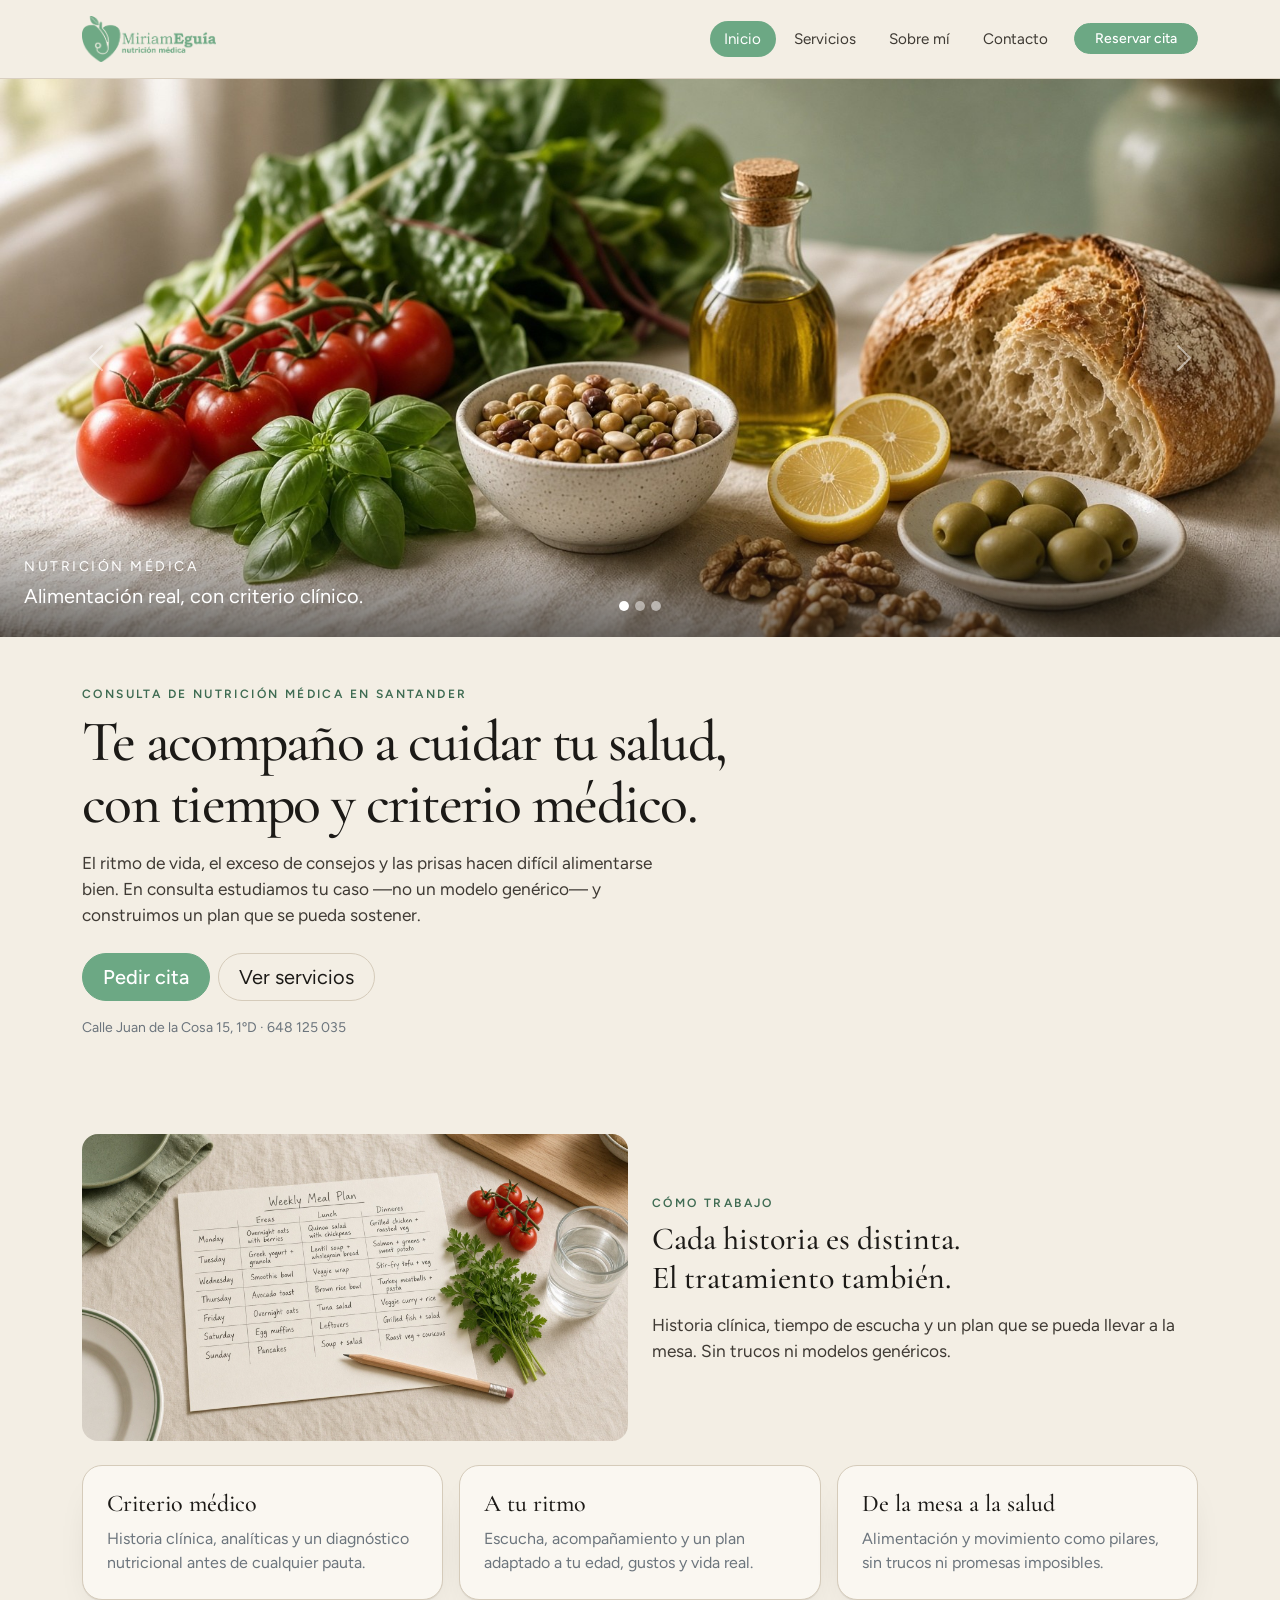
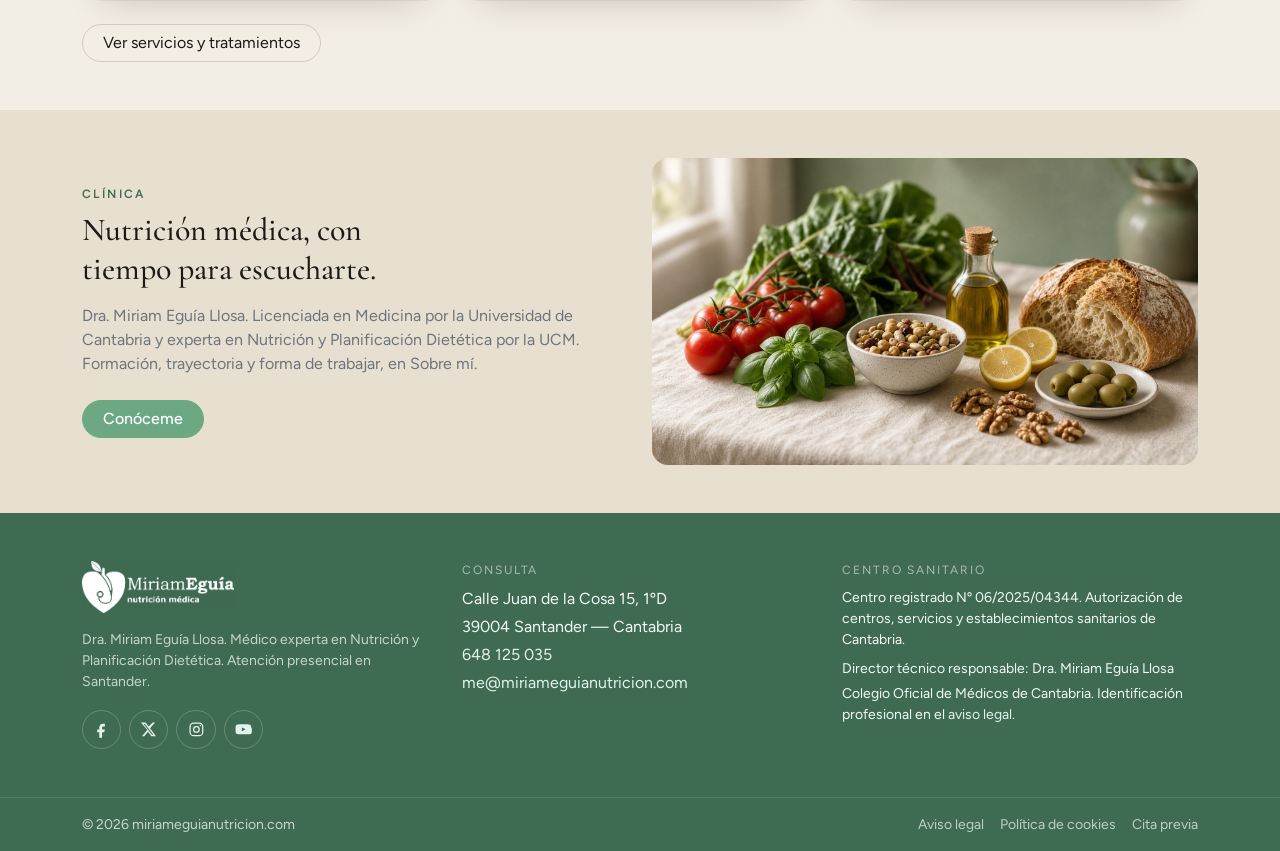
<file: index.html>
<!DOCTYPE html>
<html lang="es">
<head>
  <meta charset="utf-8">
  <meta name="viewport" content="width=device-width, initial-scale=1">
  <title>Nutricionista en Santander | Dra. Miriam Eguía — Nutrición Médica</title>
  <link rel="canonical" href="https://miriameguianutricion.com/">
  <meta name="description" content="Consulta de nutrición médica en Santander. Dra. Miriam Eguía Llosa, médico experta en nutrición y planificación dietética. Cita previa: 648 125 035.">
  <meta name="theme-color" content="#6CA884">
  <meta property="og:title" content="Nutricionista en Santander | Dra. Miriam Eguía — Nutrición Médica">
  <meta property="og:description" content="Consulta de nutrición médica en Santander. Dra. Miriam Eguía Llosa, médico experta en nutrición y planificación dietética. Cita previa: 648 125 035.">
  <meta property="og:image" content="og.jpg">
  <link rel="icon" type="image/svg+xml" href="favicon.svg">
  <link rel="preconnect" href="https://fonts.googleapis.com">
  <link rel="preconnect" href="https://fonts.gstatic.com" crossorigin>
  <link href="https://fonts.googleapis.com/css2?family=Cormorant+Garamond:ital,wght@0,500;0,600;1,500;1,600&family=Figtree:wght@400;500;600&display=swap" rel="stylesheet">
  <link rel="stylesheet" href="css/bootstrap.min.css">
  <link rel="stylesheet" href="css/estilos.css">

  <script type="application/ld+json">
  {
    "@context": "https://schema.org",
    "@type": "MedicalClinic",
    "name": "Miriam Eguía Nutrición",
    "alternateName": "Dra. Miriam Eguía Llosa — Nutrición Médica",
    "url": "https://miriameguianutricion.com/",
    "telephone": "+34648125035",
    "email": "me@miriameguianutricion.com",
    "image": "https://miriameguianutricion.com/og.jpg",
    "address": {
      "@type": "PostalAddress",
      "streetAddress": "Calle Juan de la Cosa 15, 1ºD",
      "addressLocality": "Santander",
      "postalCode": "39004",
      "addressRegion": "Cantabria",
      "addressCountry": "ES"
    },
    "geo": {
      "@type": "GeoCoordinates",
      "latitude": 43.4636372,
      "longitude": -3.7944967
    },
    "medicalSpecialty": "Nutrition",
    "founder": {
      "@type": "Physician",
      "name": "Dra. Miriam Eguía Llosa",
      "jobTitle": "Médico experta en Nutrición y Planificación Dietética"
    },
    "openingHoursSpecification": {
      "@type": "OpeningHoursSpecification",
      "dayOfWeek": ["Monday", "Tuesday", "Wednesday", "Thursday", "Friday"],
      "opens": "09:00",
      "closes": "20:00"
    },
    "priceRange": "€€"
  }
  </script>
</head>
<body>
<nav class="navbar navbar-expand-lg navbar-me sticky-top no-print" data-bs-theme="light">
  <div class="container">
    <a class="navbar-brand py-2" href="index.html">
      <img class="logo-header" src="imagenes/logo.png" alt="Miriam Eguía nutrición médica">
    </a>
    <button class="navbar-toggler" type="button" data-bs-toggle="collapse" data-bs-target="#menu" aria-controls="menu" aria-expanded="false" aria-label="Abrir menú">
      <span class="navbar-toggler-icon"></span>
    </button>
    <div class="collapse navbar-collapse" id="menu">
      <ul class="navbar-nav ms-auto align-items-lg-center gap-lg-1">
          <li class="nav-item"><a class="nav-link active" href="index.html" aria-current="page">Inicio</a></li>
          <li class="nav-item"><a class="nav-link" href="servicios.html">Servicios</a></li>
          <li class="nav-item"><a class="nav-link" href="sobre.html">Sobre mí</a></li>
          <li class="nav-item"><a class="nav-link" href="contacto.html">Contacto</a></li>
        <li class="nav-item ms-lg-2 mt-2 mt-lg-0">
          <a class="btn btn-verde btn-sm" href="contacto.html">Reservar cita</a>
        </li>
      </ul>
    </div>
  </div>
</nav>

<div id="portada" class="carousel slide carousel-me" data-bs-ride="carousel">
  <div class="carousel-indicators">
    <button type="button" data-bs-target="#portada" data-bs-slide-to="0" class="active" aria-current="true" aria-label="Alimentación"></button>
    <button type="button" data-bs-target="#portada" data-bs-slide-to="1" aria-label="Hábitos"></button>
    <button type="button" data-bs-target="#portada" data-bs-slide-to="2" aria-label="Plan"></button>
  </div>
  <div class="carousel-inner">
    <div class="carousel-item active">
      <img src="imagenes/slide-mesa.jpg" alt="Mesa con alimentos mediterráneos: tomate, verdura, aceite y pan">
      <div class="carousel-caption">
        <p class="mb-1 small text-uppercase" style="letter-spacing:.18em">Nutrición médica</p>
        <p class="mb-0 fs-5">Alimentación real, con criterio clínico.</p>
      </div>
    </div>
    <div class="carousel-item">
      <img src="imagenes/slide2.jpg" alt="Mesa con alimentación real para el día a día">
      <div class="carousel-caption">
        <p class="mb-1 small text-uppercase" style="letter-spacing:.18em">Hábitos sostenibles</p>
        <p class="mb-0 fs-5">Planes que caben en la mesa de casa.</p>
      </div>
    </div>
    <div class="carousel-item">
      <img src="imagenes/slide-plan.jpg" alt="Plan de comidas escrito a mano junto a hierbas y tomates">
      <div class="carousel-caption">
        <p class="mb-1 small text-uppercase" style="letter-spacing:.18em">Un plan a medida</p>
        <p class="mb-0 fs-5">Pautas que se pueden sostener, semana a semana.</p>
      </div>
    </div>
  </div>
  <button class="carousel-control-prev" type="button" data-bs-target="#portada" data-bs-slide="prev">
    <span class="carousel-control-prev-icon" aria-hidden="true"></span>
    <span class="visually-hidden">Anterior</span>
  </button>
  <button class="carousel-control-next" type="button" data-bs-target="#portada" data-bs-slide="next">
    <span class="carousel-control-next-icon" aria-hidden="true"></span>
    <span class="visually-hidden">Siguiente</span>
  </button>
</div>

<main>
  <section class="container py-5">
    <div class="row align-items-center g-4">
      <div class="col-lg-8 hero-copy">
        <p class="kicker mb-2">Consulta de nutrición médica en Santander</p>
        <h1>Te acompaño a cuidar tu salud, con tiempo y criterio médico.</h1>
        <p class="lead-me mt-3">El ritmo de vida, el exceso de consejos y las prisas hacen difícil alimentarse bien. En consulta estudiamos tu caso —no un modelo genérico— y construimos un plan que se pueda sostener.</p>
        <div class="d-flex flex-wrap gap-2 mt-4">
          <a class="btn btn-verde btn-lg" href="contacto.html">Pedir cita</a>
          <a class="btn btn-linea btn-lg" href="servicios.html">Ver servicios</a>
        </div>
        <p class="text-secondary small mt-3 mb-0">Calle Juan de la Cosa 15, 1ºD · 648 125 035</p>
      </div>
    </div>
  </section>

  <section class="container py-5">
    <div class="row align-items-center g-4 mb-4">
      <div class="col-lg-6">
        <img class="w-100 rounded-4" src="imagenes/slide-plan.jpg" alt="Plan de alimentación para el día a día">
      </div>
      <div class="col-lg-6">
        <p class="kicker mb-2">Cómo trabajo</p>
        <h2>Cada historia es distinta. El tratamiento también.</h2>
        <p class="lead-me mt-3">Historia clínica, tiempo de escucha y un plan que se pueda llevar a la mesa. Sin trucos ni modelos genéricos.</p>
      </div>
    </div>
    <div class="row g-3">
      <div class="col-md-4">
        <article class="card-me p-4 h-100">
          <h3 class="h4">Criterio médico</h3>
          <p class="mb-0 text-secondary">Historia clínica, analíticas y un diagnóstico nutricional antes de cualquier pauta.</p>
        </article>
      </div>
      <div class="col-md-4">
        <article class="card-me p-4 h-100">
          <h3 class="h4">A tu ritmo</h3>
          <p class="mb-0 text-secondary">Escucha, acompañamiento y un plan adaptado a tu edad, gustos y vida real.</p>
        </article>
      </div>
      <div class="col-md-4">
        <article class="card-me p-4 h-100">
          <h3 class="h4">De la mesa a la salud</h3>
          <p class="mb-0 text-secondary">Alimentación y movimiento como pilares, sin trucos ni promesas imposibles.</p>
        </article>
      </div>
    </div>
    <a class="btn btn-linea mt-4" href="servicios.html">Ver servicios y tratamientos</a>
  </section>

  <section class="banda-clara py-5">
    <div class="container">
      <div class="row align-items-center g-4">
        <div class="col-lg-6">
          <p class="kicker mb-2">Clínica</p>
          <h2 class="mb-3">Nutrición médica, con tiempo para escucharte.</h2>
          <p class="text-secondary">Dra. Miriam Eguía Llosa. Licenciada en Medicina por la Universidad de Cantabria y experta en Nutrición y Planificación Dietética por la UCM. Formación, trayectoria y forma de trabajar, en Sobre mí.</p>
          <a class="btn btn-verde mt-2" href="sobre.html">Conóceme</a>
        </div>
        <div class="col-lg-6">
          <img class="w-100 rounded-4" src="imagenes/slide-mesa.jpg" alt="Alimentos de temporada para un plan de nutrición">
        </div>
      </div>
    </div>
  </section>
</main>
<footer class="footer-me no-print mt-auto">
  <div class="container py-5">
    <div class="row g-4">
      <div class="col-md-4">
        <img class="logo-footer" src="imagenes/logo-blanco.png" alt="Miriam Eguía nutrición médica">
        <p class="mt-3 small opacity-75">Dra. Miriam Eguía Llosa. Médico experta en Nutrición y Planificación Dietética. Atención presencial en Santander.</p>
        <nav class="social-me" aria-label="Redes sociales">
          <a href="https://www.facebook.com/MiriamEguiaMedicoNutricion" target="_blank" rel="noreferrer" aria-label="Facebook">
            <svg viewBox="0 0 24 24" aria-hidden="true"><path fill="currentColor" d="M14 8h3V4h-3c-2.8 0-5 2.2-5 5v3H6v4h3v8h4v-8h3l1-4h-4V9c0-.6.4-1 1-1z"/></svg>
          </a>
          <a href="https://x.com/NutriMeguia" target="_blank" rel="noreferrer" aria-label="X">
            <svg viewBox="0 0 24 24" aria-hidden="true"><path fill="currentColor" d="M18.244 2.25h3.308l-7.227 8.26 8.502 11.24H16.17l-4.714-6.231-5.401 6.231H2.744l7.727-8.835L1.254 2.25H8.08l4.253 5.622L18.244 2.25zm-1.161 17.52h1.833L7.084 4.126H5.117z"/></svg>
          </a>
          <a href="https://www.instagram.com/nutrimeguia/" target="_blank" rel="noreferrer" aria-label="Instagram">
            <svg viewBox="0 0 24 24" fill="none" aria-hidden="true"><rect x="3" y="3" width="18" height="18" rx="5" stroke="currentColor" stroke-width="1.8"/><circle cx="12" cy="12" r="4" stroke="currentColor" stroke-width="1.8"/><circle cx="17.5" cy="6.5" r="1" fill="currentColor"/></svg>
          </a>
          <a href="https://www.youtube.com/playlist?list=PLx5R255huHhdkL0MwpBdoIVSKechXwwH7" target="_blank" rel="noreferrer" aria-label="YouTube">
            <svg viewBox="0 0 24 24" aria-hidden="true"><path fill="currentColor" d="M23 8s-.2-1.4-.8-2c-.8-.8-1.6-.8-2-.9C17.6 4.8 12 4.8 12 4.8s-5.6 0-8.2.3c-.4.1-1.2.1-2 .9C1.2 6.6 1 8 1 8S.8 9.6.8 11.2v1.5c0 1.7.2 3.3.2 3.3s.2 1.4.8 2c.8.8 1.8.8 2.3.9 1.7.2 8.9.2 8.9.2s5.6 0 8.2-.3c.4-.1 1.2-.1 2-.9.6-.6.8-2 .8-2s.2-1.6.2-3.3v-1.5C23.2 9.6 23 8 23 8zM9.8 14.6V9.2l5.6 2.7-5.6 2.7z"/></svg>
          </a>
        </nav>
      </div>
      <div class="col-md-4">
        <p class="tiny mb-2">Consulta</p>
        <p class="mb-1">Calle Juan de la Cosa 15, 1ºD</p>
        <p class="mb-1">39004 Santander — Cantabria</p>
        <p class="mb-1"><a href="tel:+34648125035">648 125 035</a></p>
        <p class="mb-0"><a href="mailto:me@miriameguianutricion.com">me@miriameguianutricion.com</a></p>
      </div>
      <div class="col-md-4">
        <p class="tiny mb-2">Centro sanitario</p>
        <p class="small mb-2">Centro registrado Nº 06/2025/04344. Autorización de centros, servicios y establecimientos sanitarios de Cantabria.</p>
        <p class="small mb-1">Director técnico responsable: Dra. Miriam Eguía Llosa</p>
        <p class="small mb-0">Colegio Oficial de Médicos de Cantabria. Identificación profesional en el <a href="aviso-legal.html">aviso legal</a>.</p>
      </div>
    </div>
  </div>
  <div class="border-top border-light border-opacity-10">
    <div class="container py-3 d-flex flex-column flex-sm-row gap-2 justify-content-between small opacity-75">
      <span>© 2026 miriameguianutricion.com</span>
      <div class="d-flex flex-wrap gap-3">
        <a href="aviso-legal.html">Aviso legal</a>
        <a href="politica-cookies.html">Política de cookies</a>
        <a href="contacto.html">Cita previa</a>
      </div>
    </div>
  </div>
</footer>
<script src="scripts/bootstrap.bundle.min.js"></script>
</body>
</html>
</file>
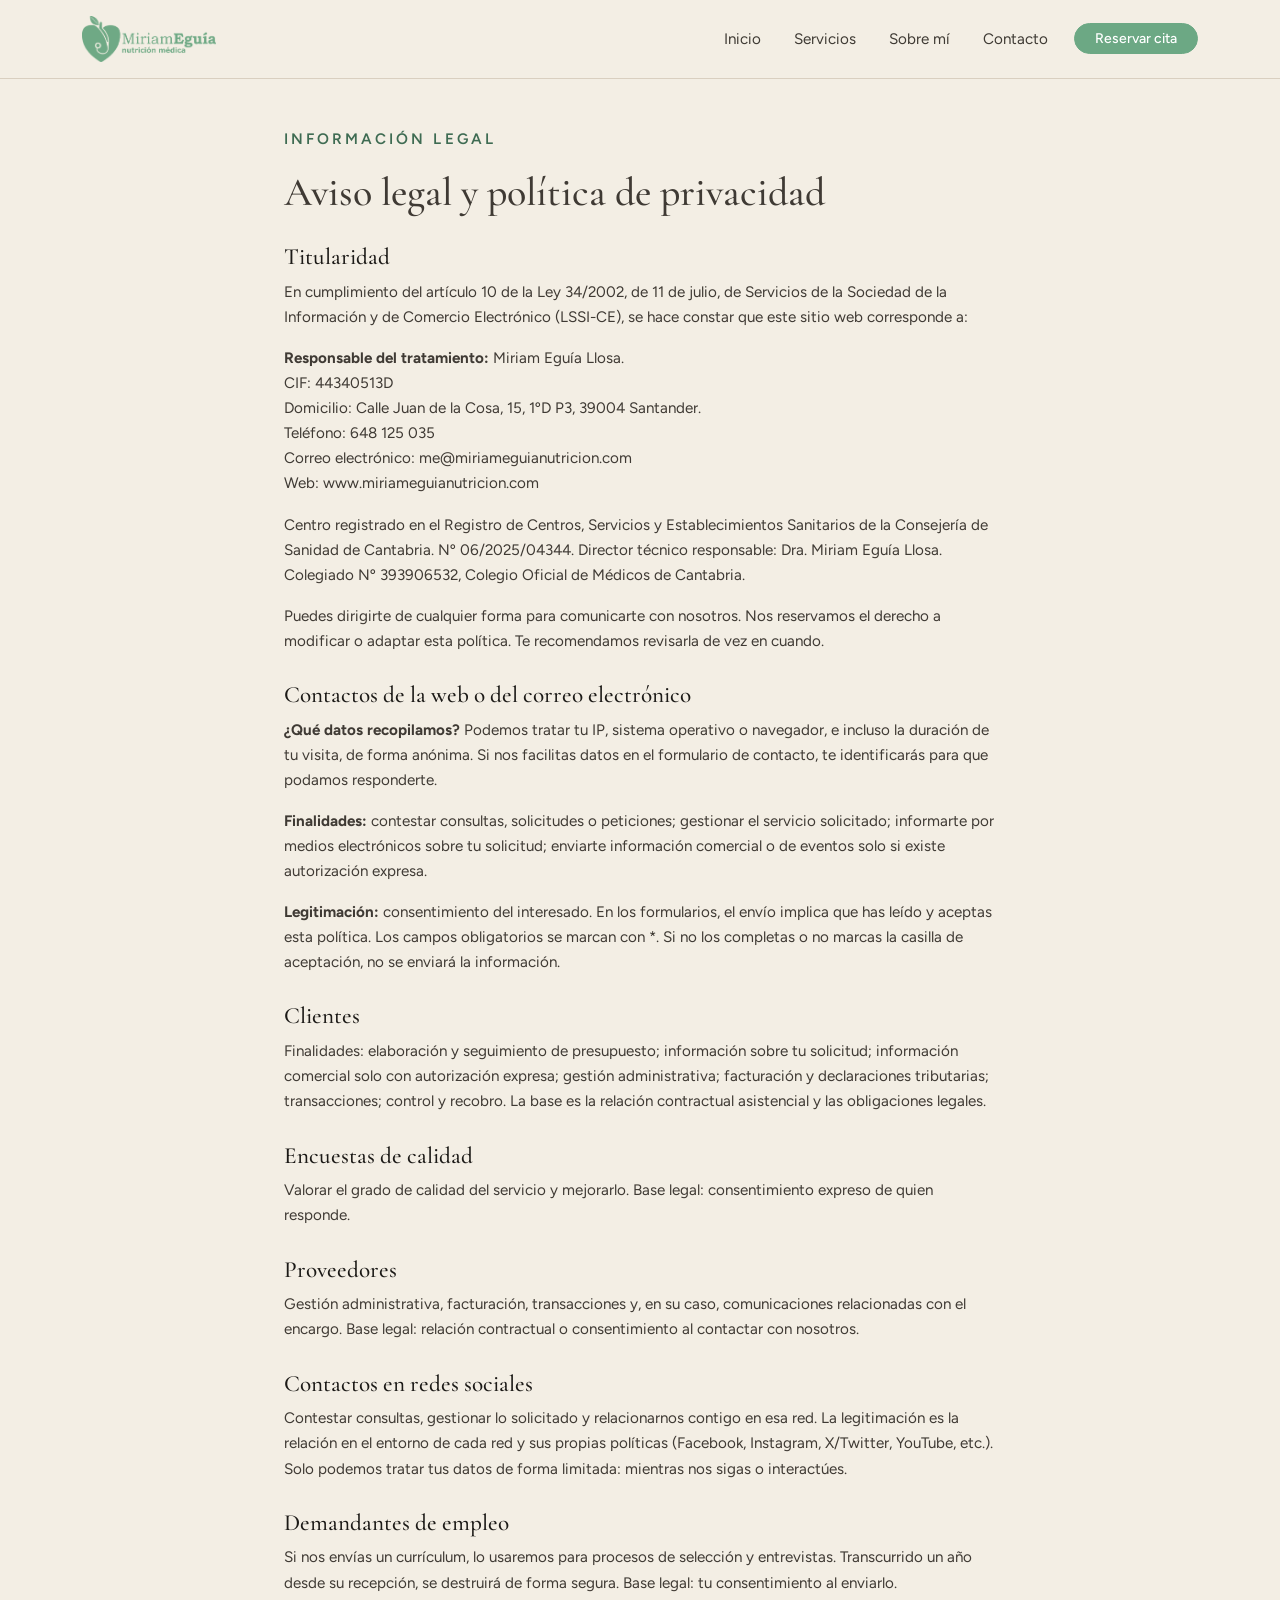
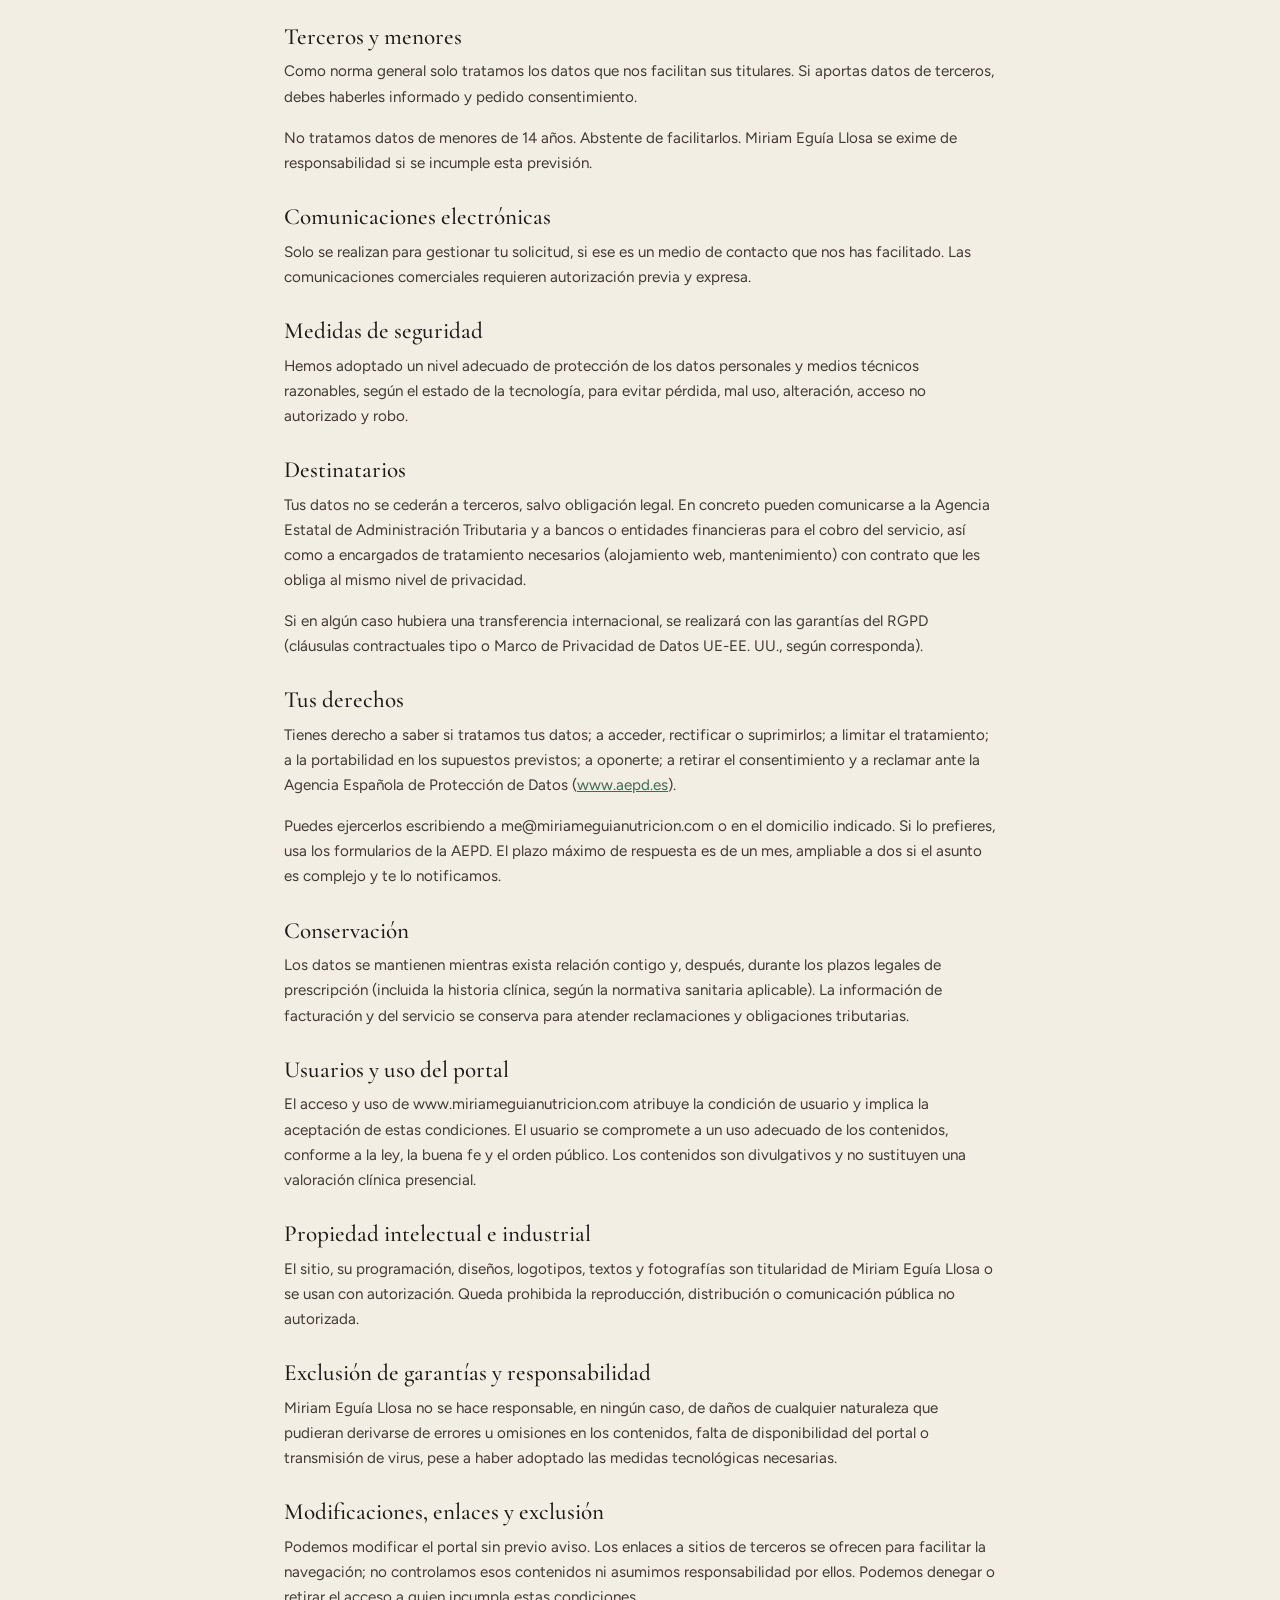
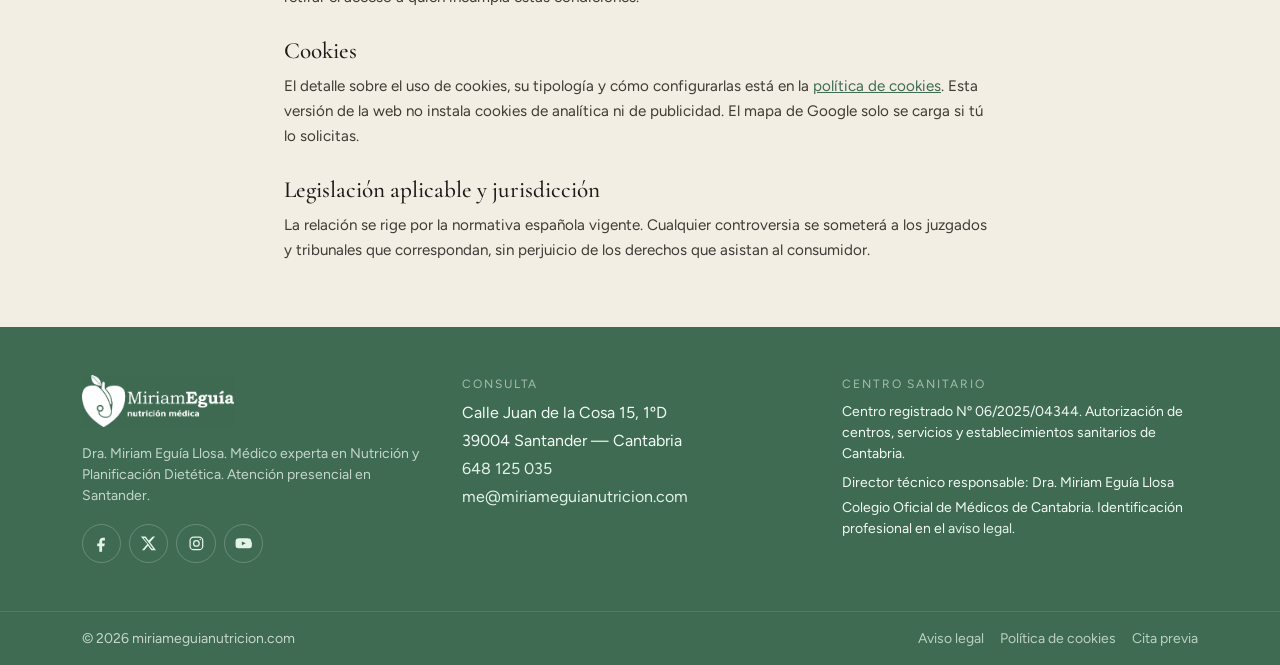
<file: aviso-legal.html>
<!DOCTYPE html>
<html lang="es">
<head>
  <meta charset="utf-8">
  <meta name="viewport" content="width=device-width, initial-scale=1">
  <title>Aviso Legal y Privacidad | Miriam Eguía Nutrición Santander</title>
  <link rel="canonical" href="https://miriameguianutricion.com/aviso-legal.html">
  <meta name="description" content="Aviso legal y política de privacidad de la consulta de nutrición médica de la Dra. Miriam Eguía Llosa en Santander. Centro sanitario autorizado.">
  <meta name="theme-color" content="#6CA884">
  <meta property="og:title" content="Aviso Legal y Privacidad | Miriam Eguía Nutrición Santander">
  <meta property="og:description" content="Aviso legal y política de privacidad de la consulta de nutrición médica de la Dra. Miriam Eguía Llosa en Santander. Centro sanitario autorizado.">
  <meta property="og:image" content="og.jpg">
  <link rel="icon" type="image/svg+xml" href="favicon.svg">
  <link rel="preconnect" href="https://fonts.googleapis.com">
  <link rel="preconnect" href="https://fonts.gstatic.com" crossorigin>
  <link href="https://fonts.googleapis.com/css2?family=Cormorant+Garamond:ital,wght@0,500;0,600;1,500;1,600&family=Figtree:wght@400;500;600&display=swap" rel="stylesheet">
  <link rel="stylesheet" href="css/bootstrap.min.css">
  <link rel="stylesheet" href="css/estilos.css">
</head>
<body>
<nav class="navbar navbar-expand-lg navbar-me sticky-top no-print" data-bs-theme="light">
  <div class="container">
    <a class="navbar-brand py-2" href="index.html">
      <img class="logo-header" src="imagenes/logo.png" alt="Miriam Eguía nutrición médica">
    </a>
    <button class="navbar-toggler" type="button" data-bs-toggle="collapse" data-bs-target="#menu" aria-controls="menu" aria-expanded="false" aria-label="Abrir menú">
      <span class="navbar-toggler-icon"></span>
    </button>
    <div class="collapse navbar-collapse" id="menu">
      <ul class="navbar-nav ms-auto align-items-lg-center gap-lg-1">
          <li class="nav-item"><a class="nav-link" href="index.html">Inicio</a></li>
          <li class="nav-item"><a class="nav-link" href="servicios.html">Servicios</a></li>
          <li class="nav-item"><a class="nav-link" href="sobre.html">Sobre mí</a></li>
          <li class="nav-item"><a class="nav-link" href="contacto.html">Contacto</a></li>
        <li class="nav-item ms-lg-2 mt-2 mt-lg-0">
          <a class="btn btn-verde btn-sm" href="contacto.html">Reservar cita</a>
        </li>
      </ul>
    </div>
  </div>
</nav>

<main class="container py-5 legal">
  <p class="kicker">Información legal</p>
  <h1>Aviso legal y política de privacidad</h1>

  <h2>Titularidad</h2>
  <p>En cumplimiento del artículo 10 de la Ley 34/2002, de 11 de julio, de Servicios de la Sociedad de la Información y de Comercio Electrónico (LSSI-CE), se hace constar que este sitio web corresponde a:</p>
  <p><strong>Responsable del tratamiento:</strong> Miriam Eguía Llosa.<br>
  CIF: 44340513D<br>
  Domicilio: Calle Juan de la Cosa, 15, 1ºD P3, 39004 Santander.<br>
  Teléfono: 648 125 035<br>
  Correo electrónico: me@miriameguianutricion.com<br>
  Web: www.miriameguianutricion.com</p>
  <p>Centro registrado en el Registro de Centros, Servicios y Establecimientos Sanitarios de la Consejería de Sanidad de Cantabria. Nº 06/2025/04344. Director técnico responsable: Dra. Miriam Eguía Llosa. Colegiado Nº 393906532, Colegio Oficial de Médicos de Cantabria.</p>
  <p>Puedes dirigirte de cualquier forma para comunicarte con nosotros. Nos reservamos el derecho a modificar o adaptar esta política. Te recomendamos revisarla de vez en cuando.</p>

  <h2>Contactos de la web o del correo electrónico</h2>
  <p><strong>¿Qué datos recopilamos?</strong> Podemos tratar tu IP, sistema operativo o navegador, e incluso la duración de tu visita, de forma anónima. Si nos facilitas datos en el formulario de contacto, te identificarás para que podamos responderte.</p>
  <p><strong>Finalidades:</strong> contestar consultas, solicitudes o peticiones; gestionar el servicio solicitado; informarte por medios electrónicos sobre tu solicitud; enviarte información comercial o de eventos solo si existe autorización expresa.</p>
  <p><strong>Legitimación:</strong> consentimiento del interesado. En los formularios, el envío implica que has leído y aceptas esta política. Los campos obligatorios se marcan con *. Si no los completas o no marcas la casilla de aceptación, no se enviará la información.</p>

  <h2>Clientes</h2>
  <p>Finalidades: elaboración y seguimiento de presupuesto; información sobre tu solicitud; información comercial solo con autorización expresa; gestión administrativa; facturación y declaraciones tributarias; transacciones; control y recobro. La base es la relación contractual asistencial y las obligaciones legales.</p>

  <h2>Encuestas de calidad</h2>
  <p>Valorar el grado de calidad del servicio y mejorarlo. Base legal: consentimiento expreso de quien responde.</p>

  <h2>Proveedores</h2>
  <p>Gestión administrativa, facturación, transacciones y, en su caso, comunicaciones relacionadas con el encargo. Base legal: relación contractual o consentimiento al contactar con nosotros.</p>

  <h2>Contactos en redes sociales</h2>
  <p>Contestar consultas, gestionar lo solicitado y relacionarnos contigo en esa red. La legitimación es la relación en el entorno de cada red y sus propias políticas (Facebook, Instagram, X/Twitter, YouTube, etc.). Solo podemos tratar tus datos de forma limitada: mientras nos sigas o interactúes.</p>

  <h2>Demandantes de empleo</h2>
  <p>Si nos envías un currículum, lo usaremos para procesos de selección y entrevistas. Transcurrido un año desde su recepción, se destruirá de forma segura. Base legal: tu consentimiento al enviarlo.</p>

  <h2>Terceros y menores</h2>
  <p>Como norma general solo tratamos los datos que nos facilitan sus titulares. Si aportas datos de terceros, debes haberles informado y pedido consentimiento.</p>
  <p>No tratamos datos de menores de 14 años. Abstente de facilitarlos. Miriam Eguía Llosa se exime de responsabilidad si se incumple esta previsión.</p>

  <h2>Comunicaciones electrónicas</h2>
  <p>Solo se realizan para gestionar tu solicitud, si ese es un medio de contacto que nos has facilitado. Las comunicaciones comerciales requieren autorización previa y expresa.</p>

  <h2>Medidas de seguridad</h2>
  <p>Hemos adoptado un nivel adecuado de protección de los datos personales y medios técnicos razonables, según el estado de la tecnología, para evitar pérdida, mal uso, alteración, acceso no autorizado y robo.</p>

  <h2>Destinatarios</h2>
  <p>Tus datos no se cederán a terceros, salvo obligación legal. En concreto pueden comunicarse a la Agencia Estatal de Administración Tributaria y a bancos o entidades financieras para el cobro del servicio, así como a encargados de tratamiento necesarios (alojamiento web, mantenimiento) con contrato que les obliga al mismo nivel de privacidad.</p>
  <p>Si en algún caso hubiera una transferencia internacional, se realizará con las garantías del RGPD (cláusulas contractuales tipo o Marco de Privacidad de Datos UE-EE. UU., según corresponda).</p>

  <h2>Tus derechos</h2>
  <p>Tienes derecho a saber si tratamos tus datos; a acceder, rectificar o suprimirlos; a limitar el tratamiento; a la portabilidad en los supuestos previstos; a oponerte; a retirar el consentimiento y a reclamar ante la Agencia Española de Protección de Datos (<a href="https://www.aepd.es" target="_blank" rel="noreferrer">www.aepd.es</a>).</p>
  <p>Puedes ejercerlos escribiendo a me@miriameguianutricion.com o en el domicilio indicado. Si lo prefieres, usa los formularios de la AEPD. El plazo máximo de respuesta es de un mes, ampliable a dos si el asunto es complejo y te lo notificamos.</p>

  <h2>Conservación</h2>
  <p>Los datos se mantienen mientras exista relación contigo y, después, durante los plazos legales de prescripción (incluida la historia clínica, según la normativa sanitaria aplicable). La información de facturación y del servicio se conserva para atender reclamaciones y obligaciones tributarias.</p>

  <h2>Usuarios y uso del portal</h2>
  <p>El acceso y uso de www.miriameguianutricion.com atribuye la condición de usuario y implica la aceptación de estas condiciones. El usuario se compromete a un uso adecuado de los contenidos, conforme a la ley, la buena fe y el orden público. Los contenidos son divulgativos y no sustituyen una valoración clínica presencial.</p>

  <h2>Propiedad intelectual e industrial</h2>
  <p>El sitio, su programación, diseños, logotipos, textos y fotografías son titularidad de Miriam Eguía Llosa o se usan con autorización. Queda prohibida la reproducción, distribución o comunicación pública no autorizada.</p>

  <h2>Exclusión de garantías y responsabilidad</h2>
  <p>Miriam Eguía Llosa no se hace responsable, en ningún caso, de daños de cualquier naturaleza que pudieran derivarse de errores u omisiones en los contenidos, falta de disponibilidad del portal o transmisión de virus, pese a haber adoptado las medidas tecnológicas necesarias.</p>

  <h2>Modificaciones, enlaces y exclusión</h2>
  <p>Podemos modificar el portal sin previo aviso. Los enlaces a sitios de terceros se ofrecen para facilitar la navegación; no controlamos esos contenidos ni asumimos responsabilidad por ellos. Podemos denegar o retirar el acceso a quien incumpla estas condiciones.</p>

  <h2>Cookies</h2>
  <p>El detalle sobre el uso de cookies, su tipología y cómo configurarlas está en la <a href="politica-cookies.html">política de cookies</a>. Esta versión de la web no instala cookies de analítica ni de publicidad. El mapa de Google solo se carga si tú lo solicitas.</p>

  <h2>Legislación aplicable y jurisdicción</h2>
  <p>La relación se rige por la normativa española vigente. Cualquier controversia se someterá a los juzgados y tribunales que correspondan, sin perjuicio de los derechos que asistan al consumidor.</p>
</main>
<footer class="footer-me no-print mt-auto">
  <div class="container py-5">
    <div class="row g-4">
      <div class="col-md-4">
        <img class="logo-footer" src="imagenes/logo-blanco.png" alt="Miriam Eguía nutrición médica">
        <p class="mt-3 small opacity-75">Dra. Miriam Eguía Llosa. Médico experta en Nutrición y Planificación Dietética. Atención presencial en Santander.</p>
        <nav class="social-me" aria-label="Redes sociales">
          <a href="https://www.facebook.com/MiriamEguiaMedicoNutricion" target="_blank" rel="noreferrer" aria-label="Facebook">
            <svg viewBox="0 0 24 24" aria-hidden="true"><path fill="currentColor" d="M14 8h3V4h-3c-2.8 0-5 2.2-5 5v3H6v4h3v8h4v-8h3l1-4h-4V9c0-.6.4-1 1-1z"/></svg>
          </a>
          <a href="https://x.com/NutriMeguia" target="_blank" rel="noreferrer" aria-label="X">
            <svg viewBox="0 0 24 24" aria-hidden="true"><path fill="currentColor" d="M18.244 2.25h3.308l-7.227 8.26 8.502 11.24H16.17l-4.714-6.231-5.401 6.231H2.744l7.727-8.835L1.254 2.25H8.08l4.253 5.622L18.244 2.25zm-1.161 17.52h1.833L7.084 4.126H5.117z"/></svg>
          </a>
          <a href="https://www.instagram.com/nutrimeguia/" target="_blank" rel="noreferrer" aria-label="Instagram">
            <svg viewBox="0 0 24 24" fill="none" aria-hidden="true"><rect x="3" y="3" width="18" height="18" rx="5" stroke="currentColor" stroke-width="1.8"/><circle cx="12" cy="12" r="4" stroke="currentColor" stroke-width="1.8"/><circle cx="17.5" cy="6.5" r="1" fill="currentColor"/></svg>
          </a>
          <a href="https://www.youtube.com/playlist?list=PLx5R255huHhdkL0MwpBdoIVSKechXwwH7" target="_blank" rel="noreferrer" aria-label="YouTube">
            <svg viewBox="0 0 24 24" aria-hidden="true"><path fill="currentColor" d="M23 8s-.2-1.4-.8-2c-.8-.8-1.6-.8-2-.9C17.6 4.8 12 4.8 12 4.8s-5.6 0-8.2.3c-.4.1-1.2.1-2 .9C1.2 6.6 1 8 1 8S.8 9.6.8 11.2v1.5c0 1.7.2 3.3.2 3.3s.2 1.4.8 2c.8.8 1.8.8 2.3.9 1.7.2 8.9.2 8.9.2s5.6 0 8.2-.3c.4-.1 1.2-.1 2-.9.6-.6.8-2 .8-2s.2-1.6.2-3.3v-1.5C23.2 9.6 23 8 23 8zM9.8 14.6V9.2l5.6 2.7-5.6 2.7z"/></svg>
          </a>
        </nav>
      </div>
      <div class="col-md-4">
        <p class="tiny mb-2">Consulta</p>
        <p class="mb-1">Calle Juan de la Cosa 15, 1ºD</p>
        <p class="mb-1">39004 Santander — Cantabria</p>
        <p class="mb-1"><a href="tel:+34648125035">648 125 035</a></p>
        <p class="mb-0"><a href="mailto:me@miriameguianutricion.com">me@miriameguianutricion.com</a></p>
      </div>
      <div class="col-md-4">
        <p class="tiny mb-2">Centro sanitario</p>
        <p class="small mb-2">Centro registrado Nº 06/2025/04344. Autorización de centros, servicios y establecimientos sanitarios de Cantabria.</p>
        <p class="small mb-1">Director técnico responsable: Dra. Miriam Eguía Llosa</p>
        <p class="small mb-0">Colegio Oficial de Médicos de Cantabria. Identificación profesional en el <a href="aviso-legal.html">aviso legal</a>.</p>
      </div>
    </div>
  </div>
  <div class="border-top border-light border-opacity-10">
    <div class="container py-3 d-flex flex-column flex-sm-row gap-2 justify-content-between small opacity-75">
      <span>© 2026 miriameguianutricion.com</span>
      <div class="d-flex flex-wrap gap-3">
        <a href="aviso-legal.html">Aviso legal</a>
        <a href="politica-cookies.html">Política de cookies</a>
        <a href="contacto.html">Cita previa</a>
      </div>
    </div>
  </div>
</footer>
<script src="scripts/bootstrap.bundle.min.js"></script>
</body>
</html>
</file>
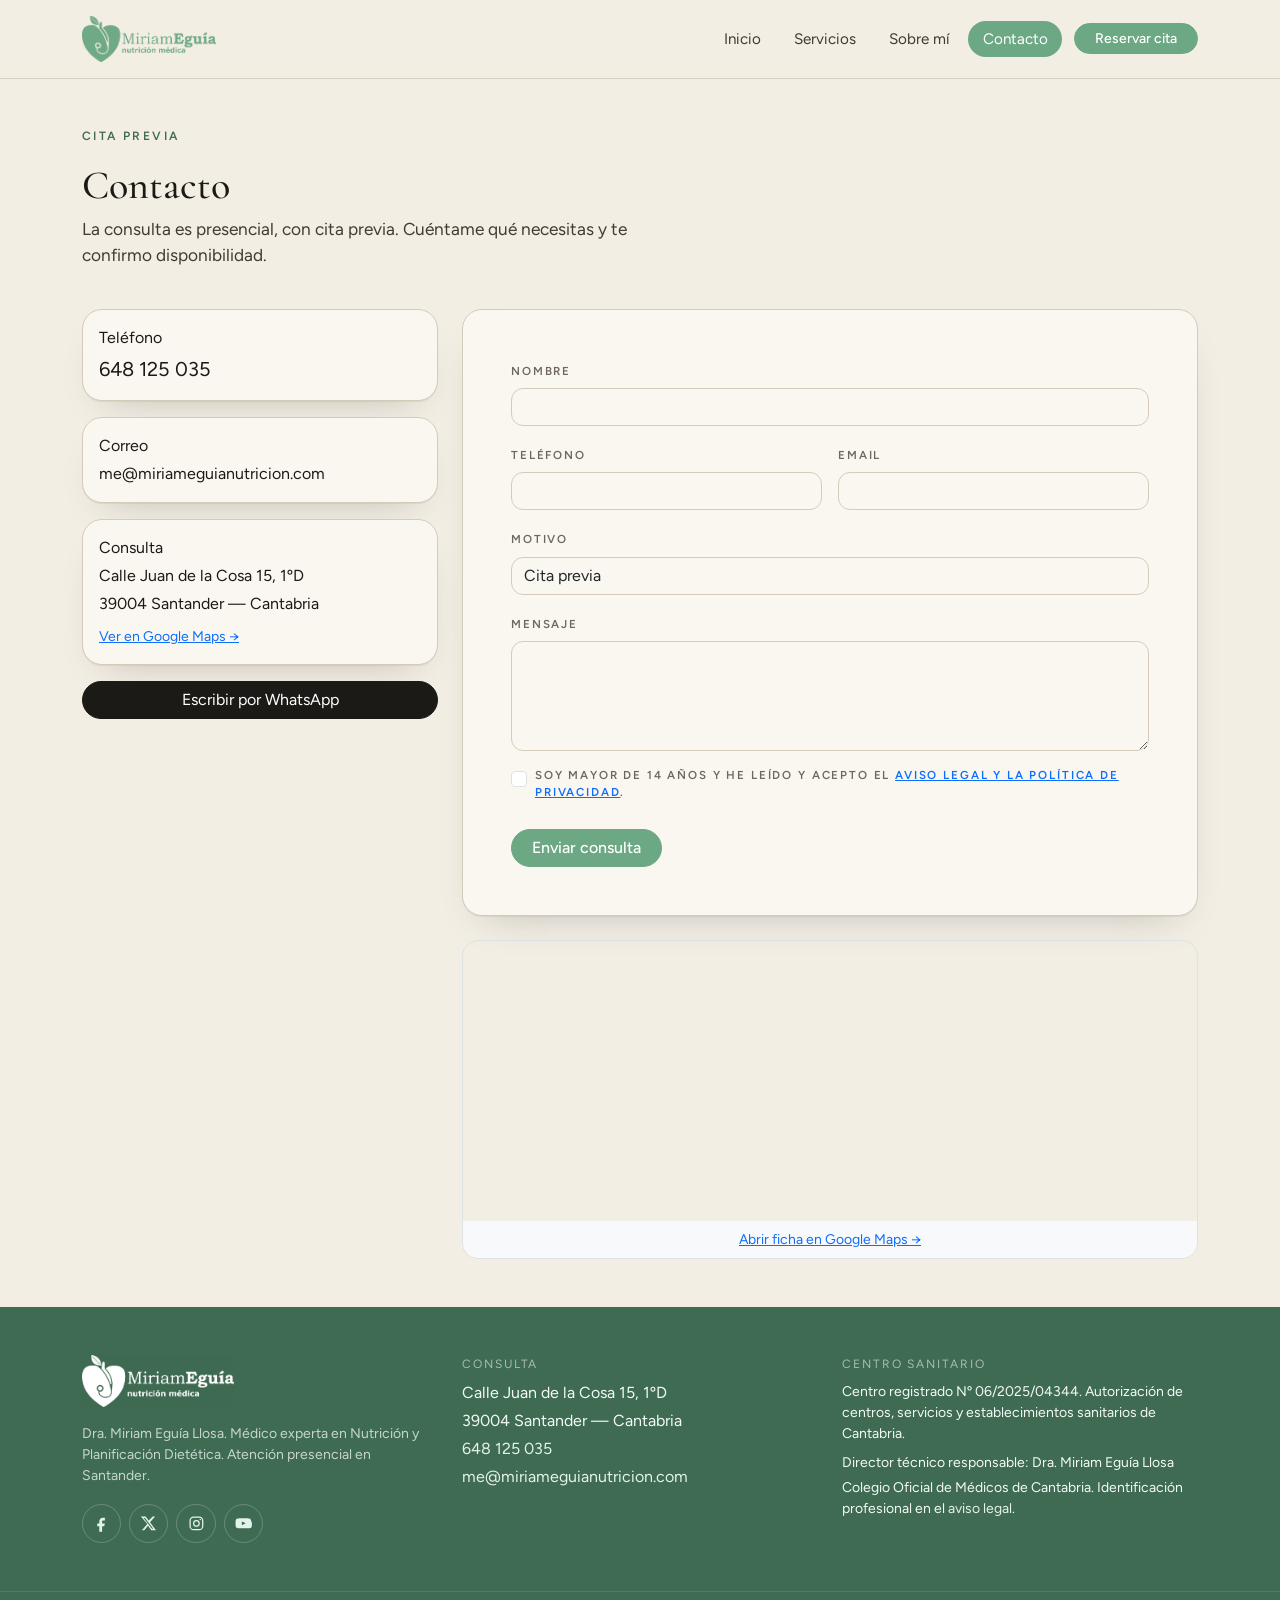
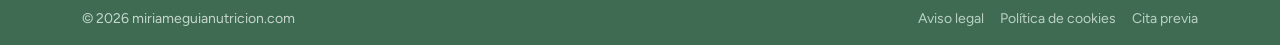
<file: contacto.html>
<!DOCTYPE html>
<html lang="es">
<head>
  <meta charset="utf-8">
  <meta name="viewport" content="width=device-width, initial-scale=1">
  <title>Cita Previa Nutrición Médica Santander | Contacto Miriam Eguía</title>
  <link rel="canonical" href="https://miriameguianutricion.com/contacto.html">
  <meta name="description" content="Pide cita en la consulta de nutrición médica de Miriam Eguía en Santander. Teléfono 648 125 035. Calle Juan de la Cosa 15, 1ºD.">
  <meta name="theme-color" content="#6CA884">
  <meta property="og:title" content="Cita Previa Nutrición Médica Santander | Contacto Miriam Eguía">
  <meta property="og:description" content="Pide cita en la consulta de nutrición médica de Miriam Eguía en Santander. Teléfono 648 125 035. Calle Juan de la Cosa 15, 1ºD.">
  <meta property="og:image" content="og.jpg">
  <link rel="icon" type="image/svg+xml" href="favicon.svg">
  <link rel="preconnect" href="https://fonts.googleapis.com">
  <link rel="preconnect" href="https://fonts.gstatic.com" crossorigin>
  <link href="https://fonts.googleapis.com/css2?family=Cormorant+Garamond:ital,wght@0,500;0,600;1,500;1,600&family=Figtree:wght@400;500;600&display=swap" rel="stylesheet">
  <link rel="stylesheet" href="css/bootstrap.min.css">
  <link rel="stylesheet" href="css/estilos.css">
</head>
<body>
<nav class="navbar navbar-expand-lg navbar-me sticky-top no-print" data-bs-theme="light">
  <div class="container">
    <a class="navbar-brand py-2" href="index.html">
      <img class="logo-header" src="imagenes/logo.png" alt="Miriam Eguía nutrición médica">
    </a>
    <button class="navbar-toggler" type="button" data-bs-toggle="collapse" data-bs-target="#menu" aria-controls="menu" aria-expanded="false" aria-label="Abrir menú">
      <span class="navbar-toggler-icon"></span>
    </button>
    <div class="collapse navbar-collapse" id="menu">
      <ul class="navbar-nav ms-auto align-items-lg-center gap-lg-1">
          <li class="nav-item"><a class="nav-link" href="index.html">Inicio</a></li>
          <li class="nav-item"><a class="nav-link" href="servicios.html">Servicios</a></li>
          <li class="nav-item"><a class="nav-link" href="sobre.html">Sobre mí</a></li>
          <li class="nav-item"><a class="nav-link active" href="contacto.html" aria-current="page">Contacto</a></li>
        <li class="nav-item ms-lg-2 mt-2 mt-lg-0">
          <a class="btn btn-verde btn-sm" href="contacto.html">Reservar cita</a>
        </li>
      </ul>
    </div>
  </div>
</nav>

<main class="container py-5">
  <p class="kicker">Cita previa</p>
  <h1>Contacto</h1>
  <p class="lead-me">La consulta es presencial, con cita previa. Cuéntame qué necesitas y te confirmo disponibilidad.</p>
  <div class="row g-4 mt-2">
    <aside class="col-lg-4">
      <div class="card-me p-3 mb-3">
        <p class="tiny mb-1">Teléfono</p>
        <p class="fs-5 mb-0"><a href="tel:+34648125035" class="text-decoration-none text-reset">648 125 035</a></p>
      </div>
      <div class="card-me p-3 mb-3">
        <p class="tiny mb-1">Correo</p>
        <p class="mb-0" style="word-break:break-all;"><a href="mailto:me@miriameguianutricion.com" class="text-decoration-none text-reset">me@miriameguianutricion.com</a></p>
      </div>
      <div class="card-me p-3 mb-3">
        <p class="tiny mb-1">Consulta</p>
        <p class="mb-1">Calle Juan de la Cosa 15, 1ºD</p>
        <p class="mb-2">39004 Santander — Cantabria</p>
        <a class="small" href="https://www.google.com/maps/place/Miriam+Egu%C3%ADa+M%C3%A9dico+Nutrici%C3%B3n/@43.4636372,-3.7944967,17z/data=!3m1!4b1!4m6!3m5!1s0xd494bcb6c9d564b:0xdf81d640b42628b1!8m2!3d43.4636372!4d-3.7944967!16s%2Fg%2F12hzcfvjf" target="_blank" rel="noreferrer">Ver en Google Maps →</a>
      </div>
      <a class="btn btn-tinta w-100" href="https://wa.me/34648125035" target="_blank" rel="noreferrer">Escribir por WhatsApp</a>
    </aside>
    <div class="col-lg-8">
      <form class="card-me form-me p-4 p-md-5" id="form-cita" action="enviar.php" method="post" novalidate>
        <div class="row g-3">
          <div class="col-12"><label class="form-label" for="nombre">Nombre</label><input class="form-control" id="nombre" name="nombre" required autocomplete="name" maxlength="120"></div>
          <div class="col-md-6"><label class="form-label" for="telefono">Teléfono</label><input class="form-control" id="telefono" name="telefono" type="tel" required autocomplete="tel" maxlength="40"></div>
          <div class="col-md-6"><label class="form-label" for="email">Email</label><input class="form-control" id="email" name="email" type="email" autocomplete="email"></div>
          <div class="col-12">
            <label class="form-label" for="motivo">Motivo</label>
            <select class="form-select" id="motivo" name="motivo">
              <option>Cita previa</option>
              <option>Información</option>
              <option>Paciente</option>
            </select>
          </div>
          <div class="col-12"><label class="form-label" for="mensaje">Mensaje</label><textarea class="form-control" id="mensaje" name="mensaje" rows="4" maxlength="4000"></textarea></div>
          <div class="col-12">
            <div class="form-check">
              <input class="form-check-input" type="checkbox" id="privacidad" name="privacidad" required>
              <label class="form-check-label small" for="privacidad">Soy mayor de 14 años y he leído y acepto el <a href="aviso-legal.html">aviso legal y la política de privacidad</a>.</label>
            </div>
          </div>
        </div>
        <button class="btn btn-verde mt-4" type="submit">Enviar consulta</button>
        <p id="form-ok" class="small text-success mt-3" hidden>Consulta enviada. Te responderemos a la mayor brevedad.</p>
        <p id="form-error" class="small text-danger mt-3" hidden>No se ha podido enviar. Escríbenos a me@miriameguianutricion.com.</p>
      </form>
      <div class="map-me rounded-4 overflow-hidden border mt-4">
        <iframe
          title="Miriam Eguía Médico Nutrición — consulta en Santander"
          src="https://www.google.com/maps/embed?pb=!1m18!1m12!1m3!1d2900.5!2d-3.7944967!3d43.4636372!2m3!1f0!2f0!3f0!3m2!1i1024!2i768!4f13.1!3m3!1m2!1s0xd494bcb6c9d564b%3A0xdf81d640b42628b1!2sMiriam%20Egu%C3%ADa%20M%C3%A9dico%20Nutrici%C3%B3n!5e0!3m2!1ses!2ses!4v1710000000000!5m2!1ses!2ses"
          width="100%"
          height="280"
          style="border:0; display:block;"
          allowfullscreen=""
          loading="lazy"
          referrerpolicy="no-referrer-when-downgrade">
        </iframe>
        <p class="small text-center py-2 mb-0 bg-light">
          <a href="https://www.google.com/maps/place/Miriam+Egu%C3%ADa+M%C3%A9dico+Nutrici%C3%B3n/@43.4636372,-3.7944967,17z/data=!3m1!4b1!4m6!3m5!1s0xd494bcb6c9d564b:0xdf81d640b42628b1!8m2!3d43.4636372!4d-3.7944967!16s%2Fg%2F12hzcfvjf" target="_blank" rel="noreferrer">
            Abrir ficha en Google Maps →
          </a>
        </p>
      </div>
    </div>
  </div>
</main>
<footer class="footer-me no-print mt-auto">
  <div class="container py-5">
    <div class="row g-4">
      <div class="col-md-4">
        <img class="logo-footer" src="imagenes/logo-blanco.png" alt="Miriam Eguía nutrición médica">
        <p class="mt-3 small opacity-75">Dra. Miriam Eguía Llosa. Médico experta en Nutrición y Planificación Dietética. Atención presencial en Santander.</p>
        <nav class="social-me" aria-label="Redes sociales">
          <a href="https://www.facebook.com/MiriamEguiaMedicoNutricion" target="_blank" rel="noreferrer" aria-label="Facebook">
            <svg viewBox="0 0 24 24" aria-hidden="true"><path fill="currentColor" d="M14 8h3V4h-3c-2.8 0-5 2.2-5 5v3H6v4h3v8h4v-8h3l1-4h-4V9c0-.6.4-1 1-1z"/></svg>
          </a>
          <a href="https://x.com/NutriMeguia" target="_blank" rel="noreferrer" aria-label="X">
            <svg viewBox="0 0 24 24" aria-hidden="true"><path fill="currentColor" d="M18.244 2.25h3.308l-7.227 8.26 8.502 11.24H16.17l-4.714-6.231-5.401 6.231H2.744l7.727-8.835L1.254 2.25H8.08l4.253 5.622L18.244 2.25zm-1.161 17.52h1.833L7.084 4.126H5.117z"/></svg>
          </a>
          <a href="https://www.instagram.com/nutrimeguia/" target="_blank" rel="noreferrer" aria-label="Instagram">
            <svg viewBox="0 0 24 24" fill="none" aria-hidden="true"><rect x="3" y="3" width="18" height="18" rx="5" stroke="currentColor" stroke-width="1.8"/><circle cx="12" cy="12" r="4" stroke="currentColor" stroke-width="1.8"/><circle cx="17.5" cy="6.5" r="1" fill="currentColor"/></svg>
          </a>
          <a href="https://www.youtube.com/playlist?list=PLx5R255huHhdkL0MwpBdoIVSKechXwwH7" target="_blank" rel="noreferrer" aria-label="YouTube">
            <svg viewBox="0 0 24 24" aria-hidden="true"><path fill="currentColor" d="M23 8s-.2-1.4-.8-2c-.8-.8-1.6-.8-2-.9C17.6 4.8 12 4.8 12 4.8s-5.6 0-8.2.3c-.4.1-1.2.1-2 .9C1.2 6.6 1 8 1 8S.8 9.6.8 11.2v1.5c0 1.7.2 3.3.2 3.3s.2 1.4.8 2c.8.8 1.8.8 2.3.9 1.7.2 8.9.2 8.9.2s5.6 0 8.2-.3c.4-.1 1.2-.1 2-.9.6-.6.8-2 .8-2s.2-1.6.2-3.3v-1.5C23.2 9.6 23 8 23 8zM9.8 14.6V9.2l5.6 2.7-5.6 2.7z"/></svg>
          </a>
        </nav>
      </div>
      <div class="col-md-4">
        <p class="tiny mb-2">Consulta</p>
        <p class="mb-1">Calle Juan de la Cosa 15, 1ºD</p>
        <p class="mb-1">39004 Santander — Cantabria</p>
        <p class="mb-1"><a href="tel:+34648125035">648 125 035</a></p>
        <p class="mb-0"><a href="mailto:me@miriameguianutricion.com">me@miriameguianutricion.com</a></p>
      </div>
      <div class="col-md-4">
        <p class="tiny mb-2">Centro sanitario</p>
        <p class="small mb-2">Centro registrado Nº 06/2025/04344. Autorización de centros, servicios y establecimientos sanitarios de Cantabria.</p>
        <p class="small mb-1">Director técnico responsable: Dra. Miriam Eguía Llosa</p>
        <p class="small mb-0">Colegio Oficial de Médicos de Cantabria. Identificación profesional en el <a href="aviso-legal.html">aviso legal</a>.</p>
      </div>
    </div>
  </div>
  <div class="border-top border-light border-opacity-10">
    <div class="container py-3 d-flex flex-column flex-sm-row gap-2 justify-content-between small opacity-75">
      <span>© 2026 miriameguianutricion.com</span>
      <div class="d-flex flex-wrap gap-3">
        <a href="aviso-legal.html">Aviso legal</a>
        <a href="politica-cookies.html">Política de cookies</a>
        <a href="contacto.html">Cita previa</a>
      </div>
    </div>
  </div>
</footer>
<script src="scripts/bootstrap.bundle.min.js"></script>
<script src="scripts/contacto.js"></script>
</body>
</html>
</file>
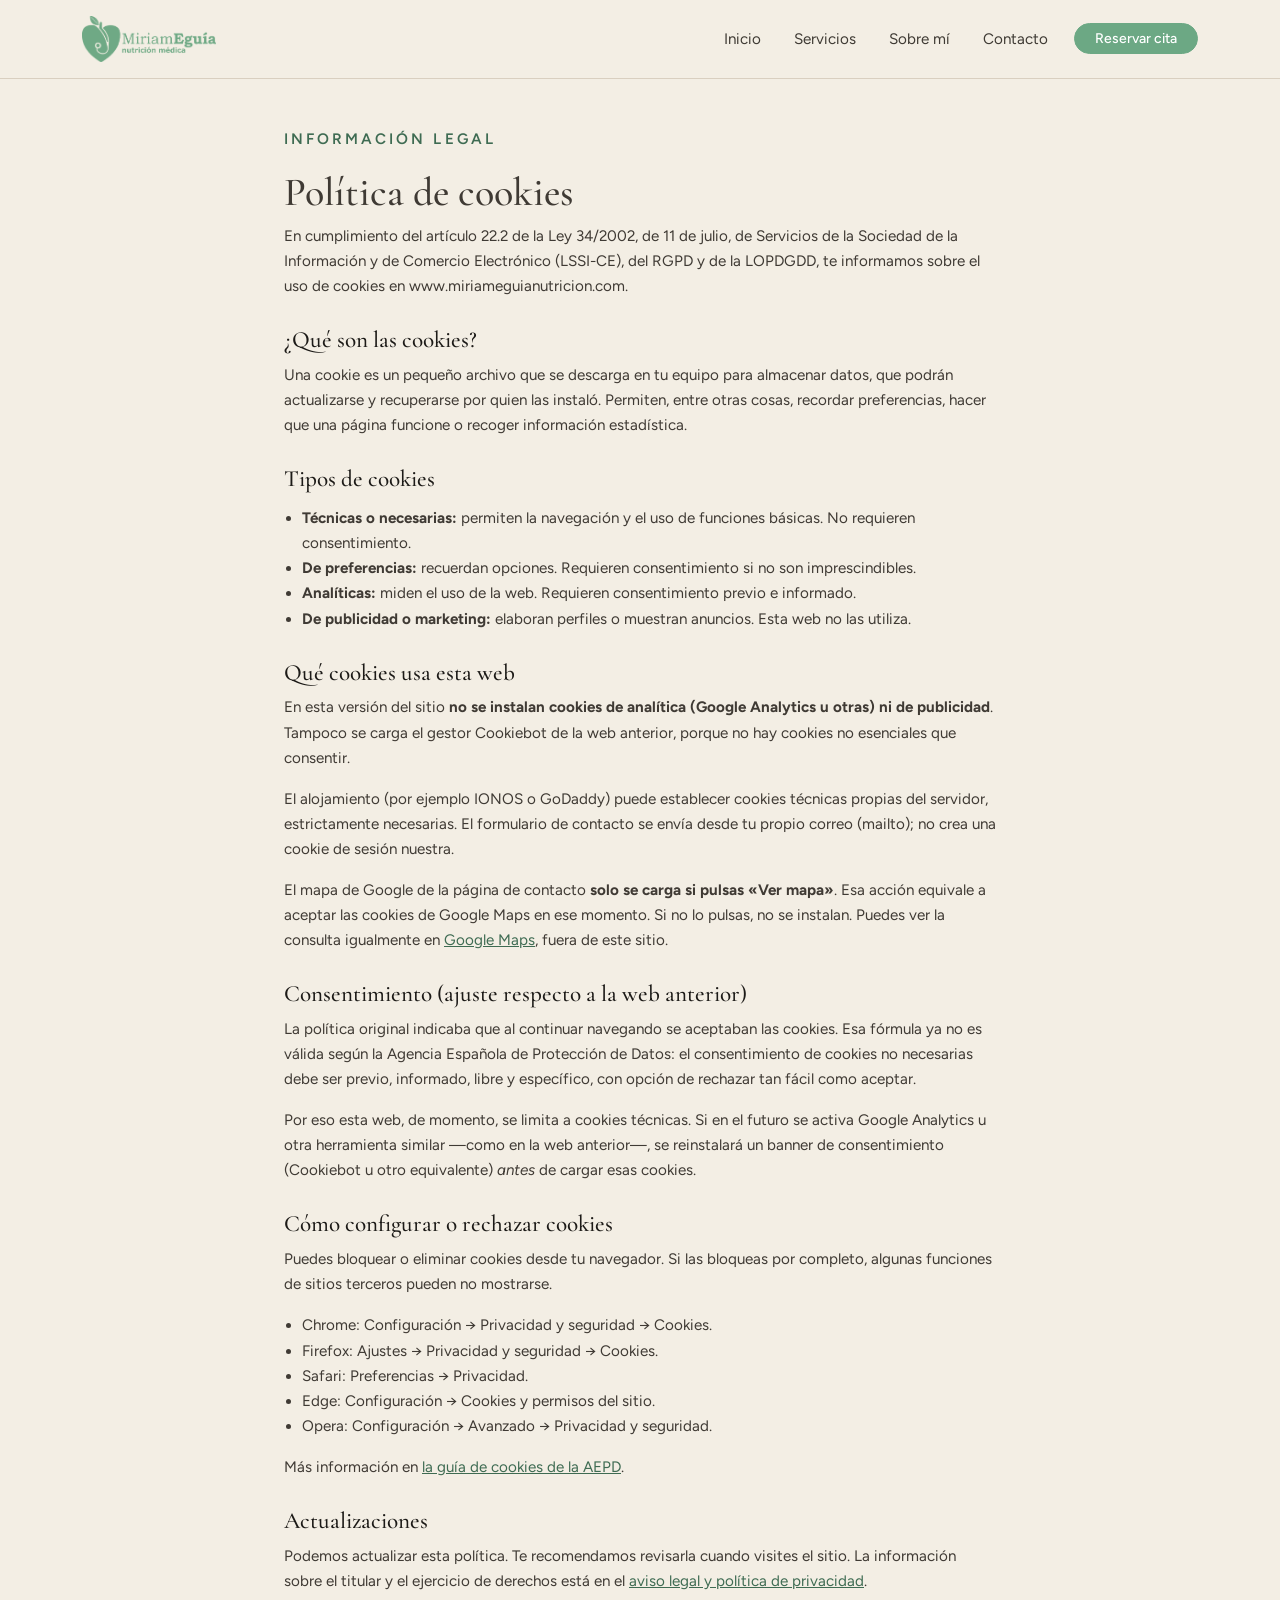
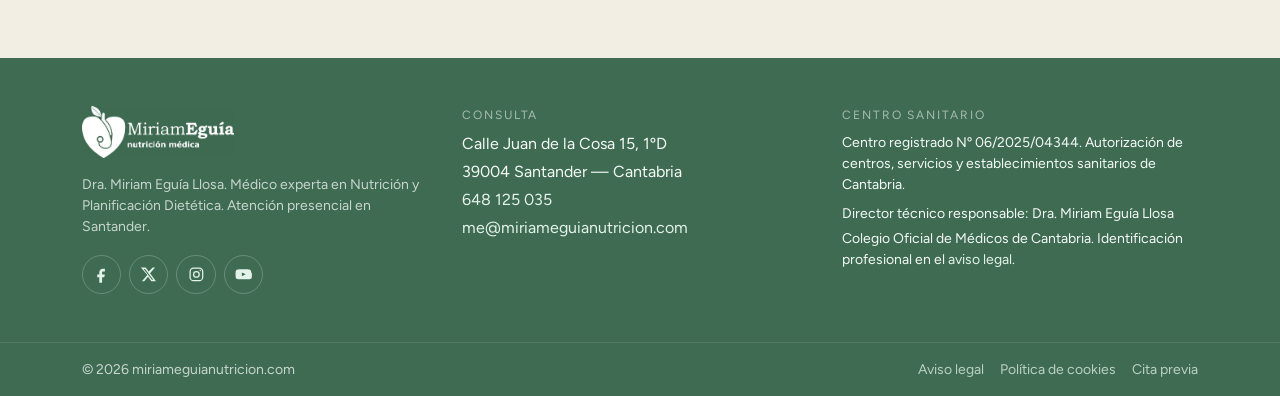
<file: politica-cookies.html>
<!DOCTYPE html>
<html lang="es">
<head>
  <meta charset="utf-8">
  <meta name="viewport" content="width=device-width, initial-scale=1">
  <title>Política de Cookies | Miriam Eguía Nutrición Santander</title>
  <link rel="canonical" href="https://miriameguianutricion.com/politica-cookies.html">
  <meta name="description" content="Política de cookies de miriameguianutricion.com conforme a la LSSI-CE y directrices de la AEPD.">
  <meta name="theme-color" content="#6CA884">
  <meta property="og:title" content="Política de Cookies | Miriam Eguía Nutrición Santander">
  <meta property="og:description" content="Política de cookies de miriameguianutricion.com conforme a la LSSI-CE y directrices de la AEPD.">
  <meta property="og:image" content="og.jpg">
  <link rel="icon" type="image/svg+xml" href="favicon.svg">
  <link rel="preconnect" href="https://fonts.googleapis.com">
  <link rel="preconnect" href="https://fonts.gstatic.com" crossorigin>
  <link href="https://fonts.googleapis.com/css2?family=Cormorant+Garamond:ital,wght@0,500;0,600;1,500;1,600&family=Figtree:wght@400;500;600&display=swap" rel="stylesheet">
  <link rel="stylesheet" href="css/bootstrap.min.css">
  <link rel="stylesheet" href="css/estilos.css">
</head>
<body>
<nav class="navbar navbar-expand-lg navbar-me sticky-top no-print" data-bs-theme="light">
  <div class="container">
    <a class="navbar-brand py-2" href="index.html">
      <img class="logo-header" src="imagenes/logo.png" alt="Miriam Eguía nutrición médica">
    </a>
    <button class="navbar-toggler" type="button" data-bs-toggle="collapse" data-bs-target="#menu" aria-controls="menu" aria-expanded="false" aria-label="Abrir menú">
      <span class="navbar-toggler-icon"></span>
    </button>
    <div class="collapse navbar-collapse" id="menu">
      <ul class="navbar-nav ms-auto align-items-lg-center gap-lg-1">
          <li class="nav-item"><a class="nav-link" href="index.html">Inicio</a></li>
          <li class="nav-item"><a class="nav-link" href="servicios.html">Servicios</a></li>
          <li class="nav-item"><a class="nav-link" href="sobre.html">Sobre mí</a></li>
          <li class="nav-item"><a class="nav-link" href="contacto.html">Contacto</a></li>
        <li class="nav-item ms-lg-2 mt-2 mt-lg-0">
          <a class="btn btn-verde btn-sm" href="contacto.html">Reservar cita</a>
        </li>
      </ul>
    </div>
  </div>
</nav>

<main class="container py-5 legal">
  <p class="kicker">Información legal</p>
  <h1>Política de cookies</h1>
  <p>En cumplimiento del artículo 22.2 de la Ley 34/2002, de 11 de julio, de Servicios de la Sociedad de la Información y de Comercio Electrónico (LSSI-CE), del RGPD y de la LOPDGDD, te informamos sobre el uso de cookies en www.miriameguianutricion.com.</p>

  <h2>¿Qué son las cookies?</h2>
  <p>Una cookie es un pequeño archivo que se descarga en tu equipo para almacenar datos, que podrán actualizarse y recuperarse por quien las instaló. Permiten, entre otras cosas, recordar preferencias, hacer que una página funcione o recoger información estadística.</p>

  <h2>Tipos de cookies</h2>
  <ul>
    <li><strong>Técnicas o necesarias:</strong> permiten la navegación y el uso de funciones básicas. No requieren consentimiento.</li>
    <li><strong>De preferencias:</strong> recuerdan opciones. Requieren consentimiento si no son imprescindibles.</li>
    <li><strong>Analíticas:</strong> miden el uso de la web. Requieren consentimiento previo e informado.</li>
    <li><strong>De publicidad o marketing:</strong> elaboran perfiles o muestran anuncios. Esta web no las utiliza.</li>
  </ul>

  <h2>Qué cookies usa esta web</h2>
  <p>En esta versión del sitio <strong>no se instalan cookies de analítica (Google Analytics u otras) ni de publicidad</strong>. Tampoco se carga el gestor Cookiebot de la web anterior, porque no hay cookies no esenciales que consentir.</p>
  <p>El alojamiento (por ejemplo IONOS o GoDaddy) puede establecer cookies técnicas propias del servidor, estrictamente necesarias. El formulario de contacto se envía desde tu propio correo (mailto); no crea una cookie de sesión nuestra.</p>
  <p>El mapa de Google de la página de contacto <strong>solo se carga si pulsas «Ver mapa»</strong>. Esa acción equivale a aceptar las cookies de Google Maps en ese momento. Si no lo pulsas, no se instalan. Puedes ver la consulta igualmente en <a href="https://www.google.com/maps/place/Miriam+Egu%C3%ADa+M%C3%A9dico+Nutrici%C3%B3n/@43.4636372,-3.7944967,17z/data=!3m1!4b1!4m6!3m5!1s0xd494bcb6c9d564b:0xdf81d640b42628b1!8m2!3d43.4636372!4d-3.7944967!16s%2Fg%2F12hzcfvjf" target="_blank" rel="noreferrer">Google Maps</a>, fuera de este sitio.</p>

  <h2>Consentimiento (ajuste respecto a la web anterior)</h2>
  <p>La política original indicaba que al continuar navegando se aceptaban las cookies. Esa fórmula ya no es válida según la Agencia Española de Protección de Datos: el consentimiento de cookies no necesarias debe ser previo, informado, libre y específico, con opción de rechazar tan fácil como aceptar.</p>
  <p>Por eso esta web, de momento, se limita a cookies técnicas. Si en el futuro se activa Google Analytics u otra herramienta similar —como en la web anterior—, se reinstalará un banner de consentimiento (Cookiebot u otro equivalente) <em>antes</em> de cargar esas cookies.</p>

  <h2>Cómo configurar o rechazar cookies</h2>
  <p>Puedes bloquear o eliminar cookies desde tu navegador. Si las bloqueas por completo, algunas funciones de sitios terceros pueden no mostrarse.</p>
  <ul>
    <li>Chrome: Configuración → Privacidad y seguridad → Cookies.</li>
    <li>Firefox: Ajustes → Privacidad y seguridad → Cookies.</li>
    <li>Safari: Preferencias → Privacidad.</li>
    <li>Edge: Configuración → Cookies y permisos del sitio.</li>
    <li>Opera: Configuración → Avanzado → Privacidad y seguridad.</li>
  </ul>
  <p>Más información en <a href="https://www.aepd.es/areas-de-actuacion/internet-y-redes-sociales/cookies" target="_blank" rel="noreferrer">la guía de cookies de la AEPD</a>.</p>

  <h2>Actualizaciones</h2>
  <p>Podemos actualizar esta política. Te recomendamos revisarla cuando visites el sitio. La información sobre el titular y el ejercicio de derechos está en el <a href="aviso-legal.html">aviso legal y política de privacidad</a>.</p>
</main>
<footer class="footer-me no-print mt-auto">
  <div class="container py-5">
    <div class="row g-4">
      <div class="col-md-4">
        <img class="logo-footer" src="imagenes/logo-blanco.png" alt="Miriam Eguía nutrición médica">
        <p class="mt-3 small opacity-75">Dra. Miriam Eguía Llosa. Médico experta en Nutrición y Planificación Dietética. Atención presencial en Santander.</p>
        <nav class="social-me" aria-label="Redes sociales">
          <a href="https://www.facebook.com/MiriamEguiaMedicoNutricion" target="_blank" rel="noreferrer" aria-label="Facebook">
            <svg viewBox="0 0 24 24" aria-hidden="true"><path fill="currentColor" d="M14 8h3V4h-3c-2.8 0-5 2.2-5 5v3H6v4h3v8h4v-8h3l1-4h-4V9c0-.6.4-1 1-1z"/></svg>
          </a>
          <a href="https://x.com/NutriMeguia" target="_blank" rel="noreferrer" aria-label="X">
            <svg viewBox="0 0 24 24" aria-hidden="true"><path fill="currentColor" d="M18.244 2.25h3.308l-7.227 8.26 8.502 11.24H16.17l-4.714-6.231-5.401 6.231H2.744l7.727-8.835L1.254 2.25H8.08l4.253 5.622L18.244 2.25zm-1.161 17.52h1.833L7.084 4.126H5.117z"/></svg>
          </a>
          <a href="https://www.instagram.com/nutrimeguia/" target="_blank" rel="noreferrer" aria-label="Instagram">
            <svg viewBox="0 0 24 24" fill="none" aria-hidden="true"><rect x="3" y="3" width="18" height="18" rx="5" stroke="currentColor" stroke-width="1.8"/><circle cx="12" cy="12" r="4" stroke="currentColor" stroke-width="1.8"/><circle cx="17.5" cy="6.5" r="1" fill="currentColor"/></svg>
          </a>
          <a href="https://www.youtube.com/playlist?list=PLx5R255huHhdkL0MwpBdoIVSKechXwwH7" target="_blank" rel="noreferrer" aria-label="YouTube">
            <svg viewBox="0 0 24 24" aria-hidden="true"><path fill="currentColor" d="M23 8s-.2-1.4-.8-2c-.8-.8-1.6-.8-2-.9C17.6 4.8 12 4.8 12 4.8s-5.6 0-8.2.3c-.4.1-1.2.1-2 .9C1.2 6.6 1 8 1 8S.8 9.6.8 11.2v1.5c0 1.7.2 3.3.2 3.3s.2 1.4.8 2c.8.8 1.8.8 2.3.9 1.7.2 8.9.2 8.9.2s5.6 0 8.2-.3c.4-.1 1.2-.1 2-.9.6-.6.8-2 .8-2s.2-1.6.2-3.3v-1.5C23.2 9.6 23 8 23 8zM9.8 14.6V9.2l5.6 2.7-5.6 2.7z"/></svg>
          </a>
        </nav>
      </div>
      <div class="col-md-4">
        <p class="tiny mb-2">Consulta</p>
        <p class="mb-1">Calle Juan de la Cosa 15, 1ºD</p>
        <p class="mb-1">39004 Santander — Cantabria</p>
        <p class="mb-1"><a href="tel:+34648125035">648 125 035</a></p>
        <p class="mb-0"><a href="mailto:me@miriameguianutricion.com">me@miriameguianutricion.com</a></p>
      </div>
      <div class="col-md-4">
        <p class="tiny mb-2">Centro sanitario</p>
        <p class="small mb-2">Centro registrado Nº 06/2025/04344. Autorización de centros, servicios y establecimientos sanitarios de Cantabria.</p>
        <p class="small mb-1">Director técnico responsable: Dra. Miriam Eguía Llosa</p>
        <p class="small mb-0">Colegio Oficial de Médicos de Cantabria. Identificación profesional en el <a href="aviso-legal.html">aviso legal</a>.</p>
      </div>
    </div>
  </div>
  <div class="border-top border-light border-opacity-10">
    <div class="container py-3 d-flex flex-column flex-sm-row gap-2 justify-content-between small opacity-75">
      <span>© 2026 miriameguianutricion.com</span>
      <div class="d-flex flex-wrap gap-3">
        <a href="aviso-legal.html">Aviso legal</a>
        <a href="politica-cookies.html">Política de cookies</a>
        <a href="contacto.html">Cita previa</a>
      </div>
    </div>
  </div>
</footer>
<script src="scripts/bootstrap.bundle.min.js"></script>
</body>
</html>
</file>
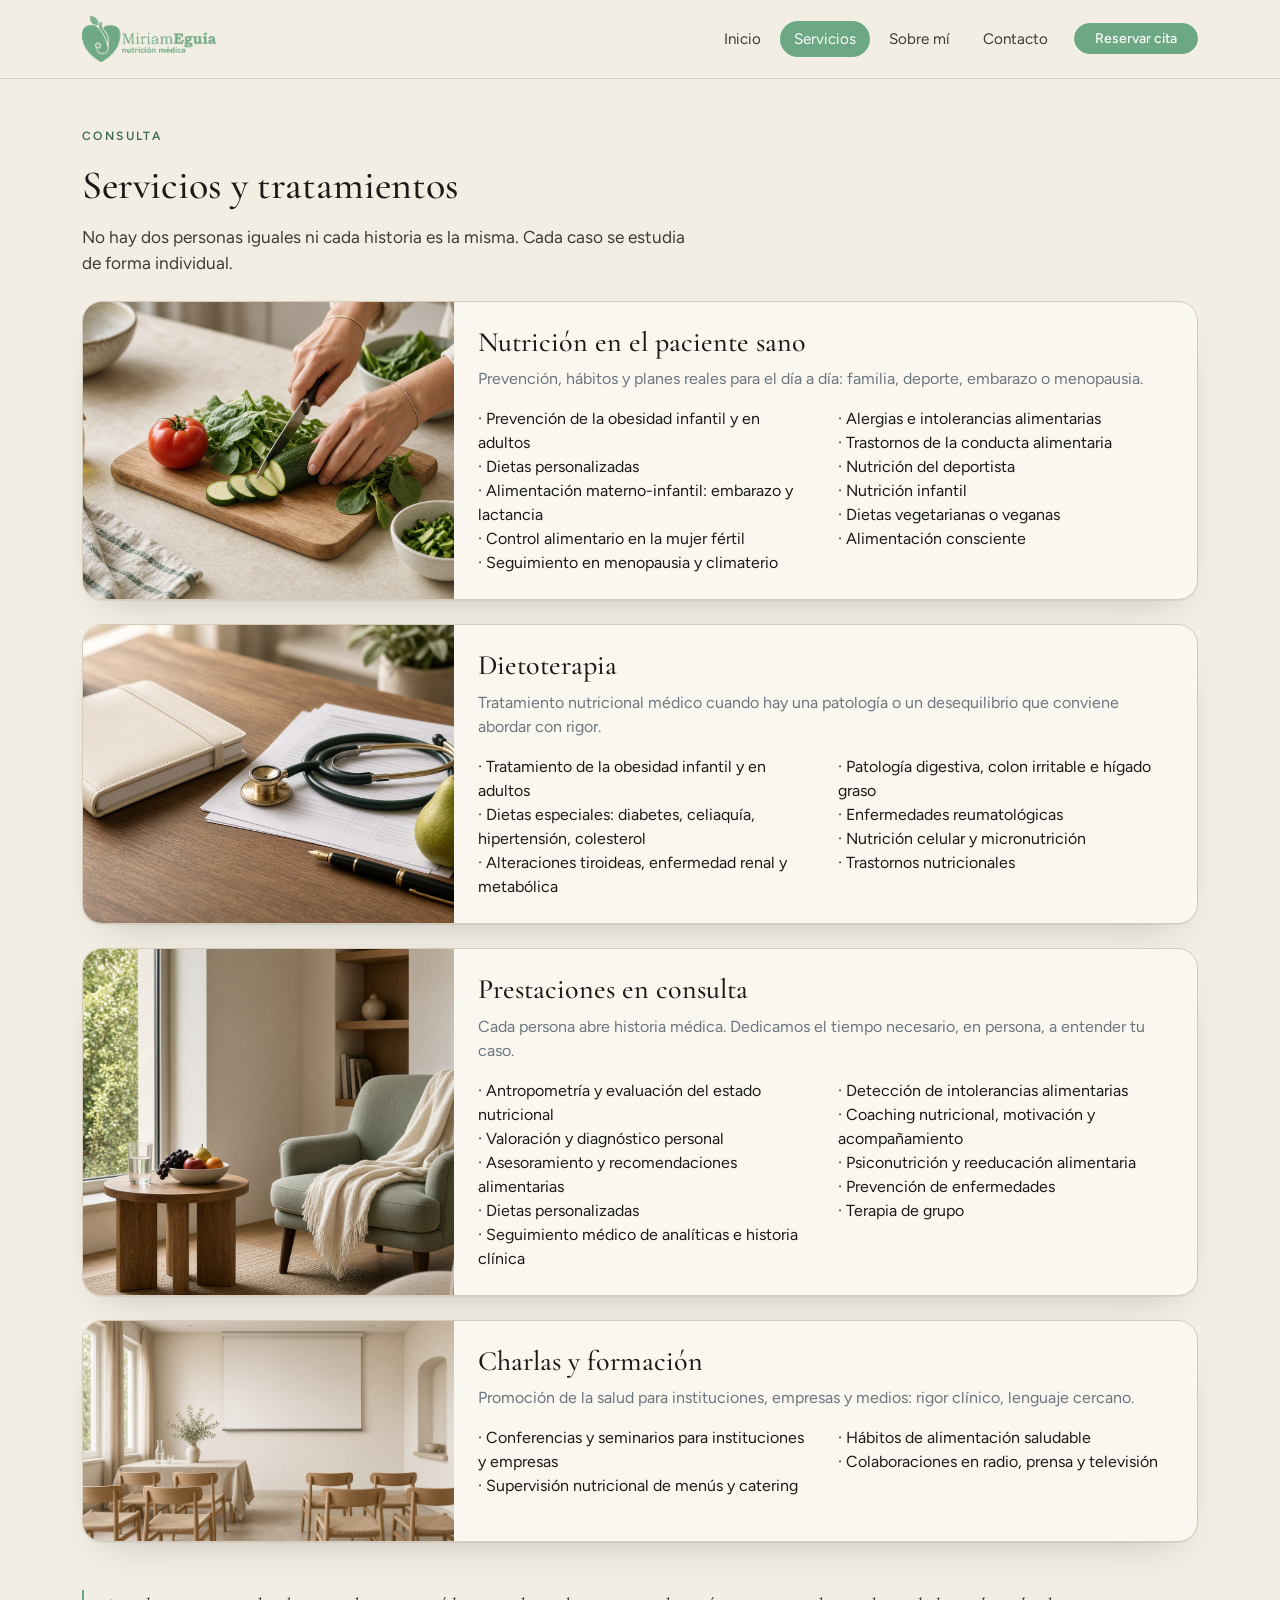
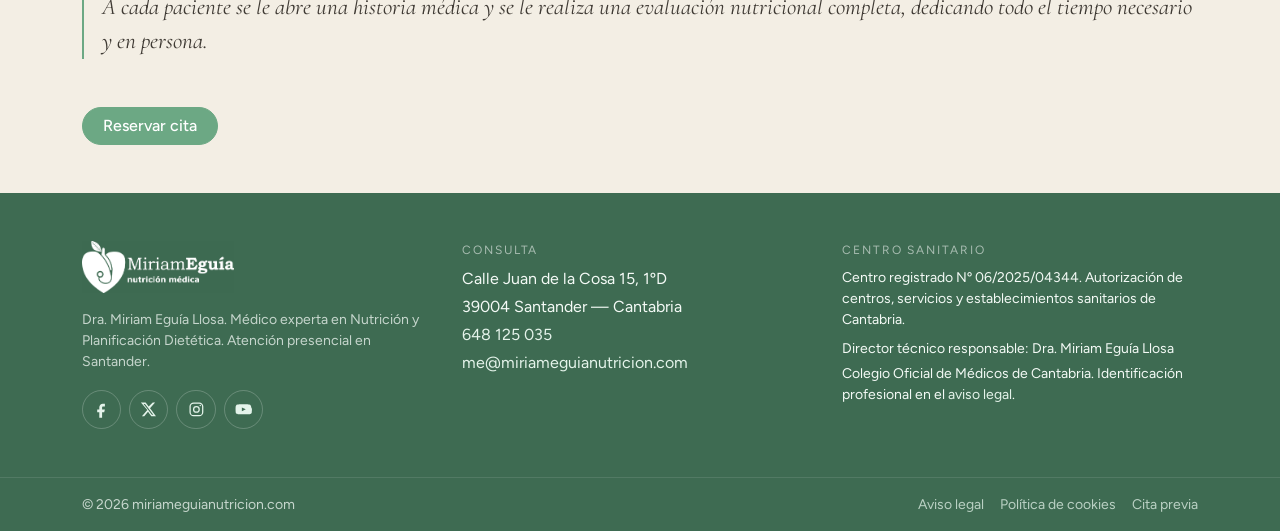
<file: servicios.html>
<!DOCTYPE html>
<html lang="es">
<head>
  <meta charset="utf-8">
  <meta name="viewport" content="width=device-width, initial-scale=1">
  <title>Servicios de Nutrición Médica en Santander | Miriam Eguía</title>
  <link rel="canonical" href="https://miriameguianutricion.com/servicios.html">
  <meta name="description" content="Nutrición en paciente sano y enfermo, dietoterapia, micronutrición y psiconutrición en Santander. Evaluación médica completa y plan personalizado.">
  <meta name="theme-color" content="#6CA884">
  <meta property="og:title" content="Servicios de Nutrición Médica en Santander | Miriam Eguía">
  <meta property="og:description" content="Nutrición en paciente sano y enfermo, dietoterapia, micronutrición y psiconutrición en Santander. Evaluación médica completa y plan personalizado.">
  <meta property="og:image" content="og.jpg">
  <link rel="icon" type="image/svg+xml" href="favicon.svg">
  <link rel="preconnect" href="https://fonts.googleapis.com">
  <link rel="preconnect" href="https://fonts.gstatic.com" crossorigin>
  <link href="https://fonts.googleapis.com/css2?family=Cormorant+Garamond:ital,wght@0,500;0,600;1,500;1,600&family=Figtree:wght@400;500;600&display=swap" rel="stylesheet">
  <link rel="stylesheet" href="css/bootstrap.min.css">
  <link rel="stylesheet" href="css/estilos.css">
</head>
<body>
<nav class="navbar navbar-expand-lg navbar-me sticky-top no-print" data-bs-theme="light">
  <div class="container">
    <a class="navbar-brand py-2" href="index.html">
      <img class="logo-header" src="imagenes/logo.png" alt="Miriam Eguía nutrición médica">
    </a>
    <button class="navbar-toggler" type="button" data-bs-toggle="collapse" data-bs-target="#menu" aria-controls="menu" aria-expanded="false" aria-label="Abrir menú">
      <span class="navbar-toggler-icon"></span>
    </button>
    <div class="collapse navbar-collapse" id="menu">
      <ul class="navbar-nav ms-auto align-items-lg-center gap-lg-1">
          <li class="nav-item"><a class="nav-link" href="index.html">Inicio</a></li>
          <li class="nav-item"><a class="nav-link active" href="servicios.html" aria-current="page">Servicios</a></li>
          <li class="nav-item"><a class="nav-link" href="sobre.html">Sobre mí</a></li>
          <li class="nav-item"><a class="nav-link" href="contacto.html">Contacto</a></li>
        <li class="nav-item ms-lg-2 mt-2 mt-lg-0">
          <a class="btn btn-verde btn-sm" href="contacto.html">Reservar cita</a>
        </li>
      </ul>
    </div>
  </div>
</nav>

<main class="container py-5">
  <p class="kicker">Consulta</p>
  <h1 class="mb-3">Servicios y tratamientos</h1>
  <p class="lead-me mb-4">No hay dos personas iguales ni cada historia es la misma. Cada caso se estudia de forma individual.</p>
  <article class="card-me service-card mb-4">
      <div class="row g-0">
        <div class="col-lg-4"><img src="imagenes/paciente-sano.jpg" alt="Nutrición en el paciente sano — consulta de Miriam Eguía en Santander"></div>
        <div class="col-lg-8 p-4">
          <h2 class="h3">Nutrición en el paciente sano</h2>
          <p class="text-secondary">Prevención, hábitos y planes reales para el día a día: familia, deporte, embarazo o menopausia.</p>
          <ul class="list-unstyled mb-0" style="columns:2;gap:1.5rem"><li>· Prevención de la obesidad infantil y en adultos</li><li>· Dietas personalizadas</li><li>· Alimentación materno-infantil: embarazo y lactancia</li><li>· Control alimentario en la mujer fértil</li><li>· Seguimiento en menopausia y climaterio</li><li>· Alergias e intolerancias alimentarias</li><li>· Trastornos de la conducta alimentaria</li><li>· Nutrición del deportista</li><li>· Nutrición infantil</li><li>· Dietas vegetarianas o veganas</li><li>· Alimentación consciente</li></ul>
        </div>
      </div>
    </article><article class="card-me service-card mb-4">
      <div class="row g-0">
        <div class="col-lg-4"><img src="imagenes/paciente-clinico.jpg" alt="Nutrición clínica y dietoterapia para el paciente enfermo en Santander"></div>
        <div class="col-lg-8 p-4">
          <h2 class="h3">Dietoterapia</h2>
          <p class="text-secondary">Tratamiento nutricional médico cuando hay una patología o un desequilibrio que conviene abordar con rigor.</p>
          <ul class="list-unstyled mb-0" style="columns:2;gap:1.5rem"><li>· Tratamiento de la obesidad infantil y en adultos</li><li>· Dietas especiales: diabetes, celiaquía, hipertensión, colesterol</li><li>· Alteraciones tiroideas, enfermedad renal y metabólica</li><li>· Patología digestiva, colon irritable e hígado graso</li><li>· Enfermedades reumatológicas</li><li>· Nutrición celular y micronutrición</li><li>· Trastornos nutricionales</li></ul>
        </div>
      </div>
    </article><article class="card-me service-card mb-4">
      <div class="row g-0">
        <div class="col-lg-4"><img src="imagenes/asesoramiento.jpg" alt="Prestaciones en consulta de nutrición médica personalizada"></div>
        <div class="col-lg-8 p-4">
          <h2 class="h3">Prestaciones en consulta</h2>
          <p class="text-secondary">Cada persona abre historia médica. Dedicamos el tiempo necesario, en persona, a entender tu caso.</p>
          <ul class="list-unstyled mb-0" style="columns:2;gap:1.5rem"><li>· Antropometría y evaluación del estado nutricional</li><li>· Valoración y diagnóstico personal</li><li>· Asesoramiento y recomendaciones alimentarias</li><li>· Dietas personalizadas</li><li>· Seguimiento médico de analíticas e historia clínica</li><li>· Detección de intolerancias alimentarias</li><li>· Coaching nutricional, motivación y acompañamiento</li><li>· Psiconutrición y reeducación alimentaria</li><li>· Prevención de enfermedades</li><li>· Terapia de grupo</li></ul>
        </div>
      </div>
    </article><article class="card-me service-card mb-4">
      <div class="row g-0">
        <div class="col-lg-4"><img src="imagenes/formacion.jpg" alt="Formación y colaboraciones en nutrición médica"></div>
        <div class="col-lg-8 p-4">
          <h2 class="h3">Charlas y formación</h2>
          <p class="text-secondary">Promoción de la salud para instituciones, empresas y medios: rigor clínico, lenguaje cercano.</p>
          <ul class="list-unstyled mb-0" style="columns:2;gap:1.5rem"><li>· Conferencias y seminarios para instituciones y empresas</li><li>· Supervisión nutricional de menús y catering</li><li>· Hábitos de alimentación saludable</li><li>· Colaboraciones en radio, prensa y televisión</li></ul>
        </div>
      </div>
    </article>
  <blockquote class="quote-me my-5">A cada paciente se le abre una historia médica y se le realiza una evaluación nutricional completa, dedicando todo el tiempo necesario y en persona.</blockquote>
  <a class="btn btn-verde me-2" href="contacto.html">Reservar cita</a>
</main>
<footer class="footer-me no-print mt-auto">
  <div class="container py-5">
    <div class="row g-4">
      <div class="col-md-4">
        <img class="logo-footer" src="imagenes/logo-blanco.png" alt="Miriam Eguía nutrición médica">
        <p class="mt-3 small opacity-75">Dra. Miriam Eguía Llosa. Médico experta en Nutrición y Planificación Dietética. Atención presencial en Santander.</p>
        <nav class="social-me" aria-label="Redes sociales">
          <a href="https://www.facebook.com/MiriamEguiaMedicoNutricion" target="_blank" rel="noreferrer" aria-label="Facebook">
            <svg viewBox="0 0 24 24" aria-hidden="true"><path fill="currentColor" d="M14 8h3V4h-3c-2.8 0-5 2.2-5 5v3H6v4h3v8h4v-8h3l1-4h-4V9c0-.6.4-1 1-1z"/></svg>
          </a>
          <a href="https://x.com/NutriMeguia" target="_blank" rel="noreferrer" aria-label="X">
            <svg viewBox="0 0 24 24" aria-hidden="true"><path fill="currentColor" d="M18.244 2.25h3.308l-7.227 8.26 8.502 11.24H16.17l-4.714-6.231-5.401 6.231H2.744l7.727-8.835L1.254 2.25H8.08l4.253 5.622L18.244 2.25zm-1.161 17.52h1.833L7.084 4.126H5.117z"/></svg>
          </a>
          <a href="https://www.instagram.com/nutrimeguia/" target="_blank" rel="noreferrer" aria-label="Instagram">
            <svg viewBox="0 0 24 24" fill="none" aria-hidden="true"><rect x="3" y="3" width="18" height="18" rx="5" stroke="currentColor" stroke-width="1.8"/><circle cx="12" cy="12" r="4" stroke="currentColor" stroke-width="1.8"/><circle cx="17.5" cy="6.5" r="1" fill="currentColor"/></svg>
          </a>
          <a href="https://www.youtube.com/playlist?list=PLx5R255huHhdkL0MwpBdoIVSKechXwwH7" target="_blank" rel="noreferrer" aria-label="YouTube">
            <svg viewBox="0 0 24 24" aria-hidden="true"><path fill="currentColor" d="M23 8s-.2-1.4-.8-2c-.8-.8-1.6-.8-2-.9C17.6 4.8 12 4.8 12 4.8s-5.6 0-8.2.3c-.4.1-1.2.1-2 .9C1.2 6.6 1 8 1 8S.8 9.6.8 11.2v1.5c0 1.7.2 3.3.2 3.3s.2 1.4.8 2c.8.8 1.8.8 2.3.9 1.7.2 8.9.2 8.9.2s5.6 0 8.2-.3c.4-.1 1.2-.1 2-.9.6-.6.8-2 .8-2s.2-1.6.2-3.3v-1.5C23.2 9.6 23 8 23 8zM9.8 14.6V9.2l5.6 2.7-5.6 2.7z"/></svg>
          </a>
        </nav>
      </div>
      <div class="col-md-4">
        <p class="tiny mb-2">Consulta</p>
        <p class="mb-1">Calle Juan de la Cosa 15, 1ºD</p>
        <p class="mb-1">39004 Santander — Cantabria</p>
        <p class="mb-1"><a href="tel:+34648125035">648 125 035</a></p>
        <p class="mb-0"><a href="mailto:me@miriameguianutricion.com">me@miriameguianutricion.com</a></p>
      </div>
      <div class="col-md-4">
        <p class="tiny mb-2">Centro sanitario</p>
        <p class="small mb-2">Centro registrado Nº 06/2025/04344. Autorización de centros, servicios y establecimientos sanitarios de Cantabria.</p>
        <p class="small mb-1">Director técnico responsable: Dra. Miriam Eguía Llosa</p>
        <p class="small mb-0">Colegio Oficial de Médicos de Cantabria. Identificación profesional en el <a href="aviso-legal.html">aviso legal</a>.</p>
      </div>
    </div>
  </div>
  <div class="border-top border-light border-opacity-10">
    <div class="container py-3 d-flex flex-column flex-sm-row gap-2 justify-content-between small opacity-75">
      <span>© 2026 miriameguianutricion.com</span>
      <div class="d-flex flex-wrap gap-3">
        <a href="aviso-legal.html">Aviso legal</a>
        <a href="politica-cookies.html">Política de cookies</a>
        <a href="contacto.html">Cita previa</a>
      </div>
    </div>
  </div>
</footer>
<script src="scripts/bootstrap.bundle.min.js"></script>
</body>
</html>
</file>
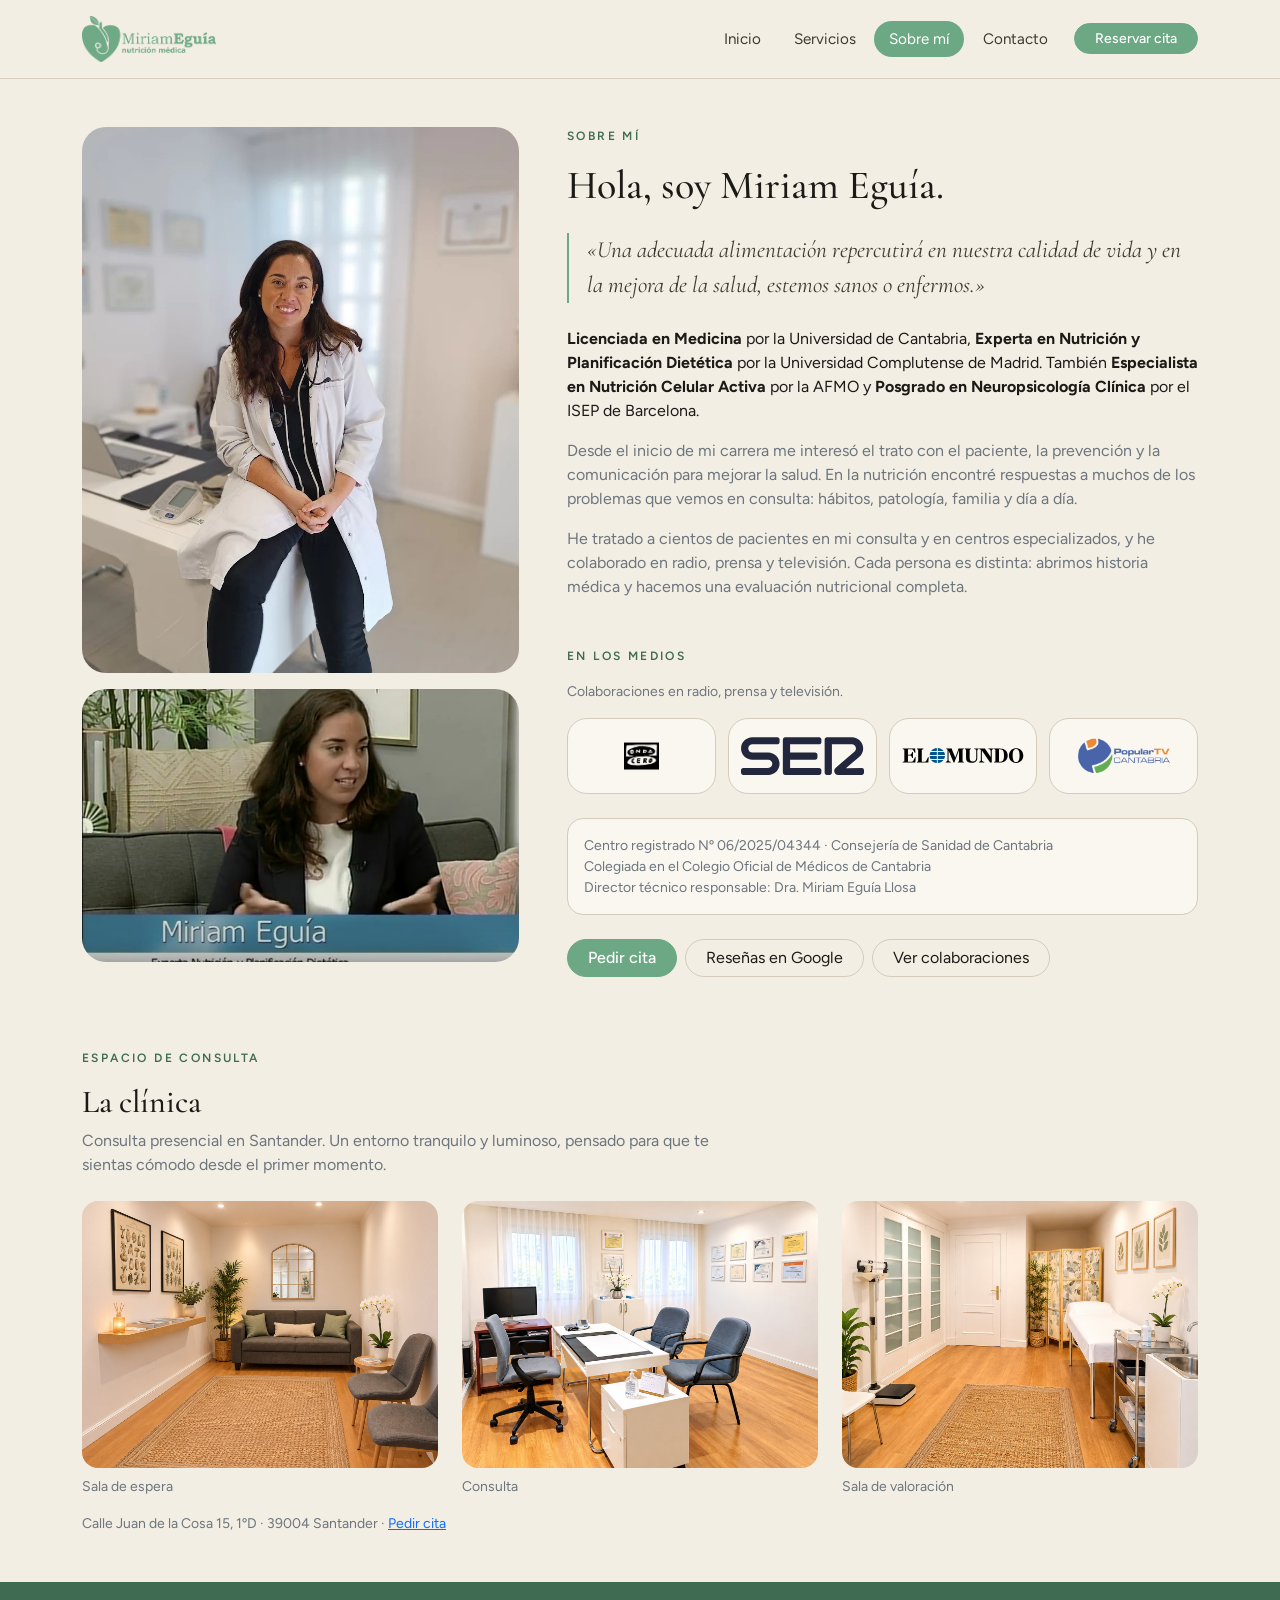
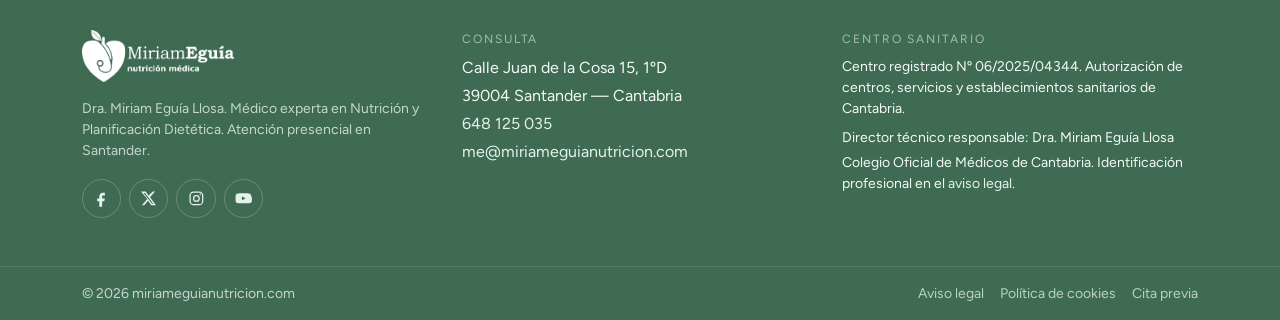
<file: sobre.html>
<!DOCTYPE html>
<html lang="es">
<head>
  <meta charset="utf-8">
  <meta name="viewport" content="width=device-width, initial-scale=1">
  <title>Dra. Miriam Eguía Llosa | Médico Nutricionista en Santander</title>
  <link rel="canonical" href="https://miriameguianutricion.com/sobre.html">
  <meta name="description" content="Conoce a la Dra. Miriam Eguía Llosa, médica experta en Nutrición y Planificación Dietética. Consulta en Santander. Formación, trayectoria y clínica.">
  <meta name="theme-color" content="#6CA884">
  <meta property="og:title" content="Dra. Miriam Eguía Llosa | Médico Nutricionista en Santander">
  <meta property="og:description" content="Conoce a la Dra. Miriam Eguía Llosa, médica experta en Nutrición y Planificación Dietética. Consulta en Santander. Formación, trayectoria y clínica.">
  <meta property="og:image" content="og.jpg">
  <link rel="icon" type="image/svg+xml" href="favicon.svg">
  <link rel="preconnect" href="https://fonts.googleapis.com">
  <link rel="preconnect" href="https://fonts.gstatic.com" crossorigin>
  <link href="https://fonts.googleapis.com/css2?family=Cormorant+Garamond:ital,wght@0,500;0,600;1,500;1,600&family=Figtree:wght@400;500;600&display=swap" rel="stylesheet">
  <link rel="stylesheet" href="css/bootstrap.min.css">
  <link rel="stylesheet" href="css/estilos.css">
</head>
<body>
<nav class="navbar navbar-expand-lg navbar-me sticky-top no-print" data-bs-theme="light">
  <div class="container">
    <a class="navbar-brand py-2" href="index.html">
      <img class="logo-header" src="imagenes/logo.png" alt="Miriam Eguía nutrición médica">
    </a>
    <button class="navbar-toggler" type="button" data-bs-toggle="collapse" data-bs-target="#menu" aria-controls="menu" aria-expanded="false" aria-label="Abrir menú">
      <span class="navbar-toggler-icon"></span>
    </button>
    <div class="collapse navbar-collapse" id="menu">
      <ul class="navbar-nav ms-auto align-items-lg-center gap-lg-1">
          <li class="nav-item"><a class="nav-link" href="index.html">Inicio</a></li>
          <li class="nav-item"><a class="nav-link" href="servicios.html">Servicios</a></li>
          <li class="nav-item"><a class="nav-link active" href="sobre.html" aria-current="page">Sobre mí</a></li>
          <li class="nav-item"><a class="nav-link" href="contacto.html">Contacto</a></li>
        <li class="nav-item ms-lg-2 mt-2 mt-lg-0">
          <a class="btn btn-verde btn-sm" href="contacto.html">Reservar cita</a>
        </li>
      </ul>
    </div>
  </div>
</nav>

<main class="container py-5">
  <div class="row g-5 align-items-start">
    <div class="col-lg-5">
      <img class="sobre-foto mb-3" style="aspect-ratio:4/5;object-position:center 22%" src="imagenes/miriam-consulta.jpg" alt="Dra. Miriam Eguía en su consulta">
      <img class="sobre-foto" style="aspect-ratio:16/10" src="imagenes/miriam-tv.jpg" alt="Colaboración en televisión de la Dra. Miriam Eguía">
    </div>
    <div class="col-lg-7">
      <p class="kicker">Sobre mí</p>
      <h1>Hola, soy Miriam Eguía.</h1>
      <blockquote class="quote-me my-4">«Una adecuada alimentación repercutirá en nuestra calidad de vida y en la mejora de la salud, estemos sanos o enfermos.»</blockquote>
      <p><strong>Licenciada en Medicina</strong> por la Universidad de Cantabria, <strong>Experta en Nutrición y Planificación Dietética</strong> por la Universidad Complutense de Madrid. También <strong>Especialista en Nutrición Celular Activa</strong> por la AFMO y <strong>Posgrado en Neuropsicología Clínica</strong> por el ISEP de Barcelona.</p>
      <p class="text-secondary">Desde el inicio de mi carrera me interesó el trato con el paciente, la prevención y la comunicación para mejorar la salud. En la nutrición encontré respuestas a muchos de los problemas que vemos en consulta: hábitos, patología, familia y día a día.</p>
      <p class="text-secondary">He tratado a cientos de pacientes en mi consulta y en centros especializados, y he colaborado en radio, prensa y televisión. Cada persona es distinta: abrimos historia médica y hacemos una evaluación nutricional completa.</p>
      <p class="kicker mt-5">En los medios</p>
      <p class="text-secondary small">Colaboraciones en radio, prensa y televisión.</p>
      <ul class="medios-me list-unstyled mt-3 mb-0">
        <li><a href="https://www.ondacero.es/emisoras/cantabria/" target="_blank" rel="noreferrer" aria-label="Onda Cero Cantabria"><img src="imagenes/medios/onda-cero.png" alt="Onda Cero Cantabria"></a></li>
        <li><a href="https://cadenaser.com/cantabria/" target="_blank" rel="noreferrer" aria-label="Cadena SER"><img src="imagenes/medios/ser.svg" alt="Cadena SER"></a></li>
        <li><a href="https://www.elmundo.es/" target="_blank" rel="noreferrer" aria-label="El Mundo Cantabria"><img src="imagenes/medios/el-mundo.svg" alt="El Mundo Cantabria"></a></li>
        <li><a href="https://populartvcantabria.com/" target="_blank" rel="noreferrer" aria-label="Popular TV"><img src="imagenes/medios/popular-tv.png" alt="Popular TV"></a></li>
      </ul>
      <ul class="creds list-unstyled p-3 mt-4 small text-secondary">
        <li>Centro registrado Nº 06/2025/04344 · Consejería de Sanidad de Cantabria</li>
        <li>Colegiada en el Colegio Oficial de Médicos de Cantabria</li>
        <li>Director técnico responsable: Dra. Miriam Eguía Llosa</li>
      </ul>
      <div class="d-flex flex-wrap gap-2 mt-4">
        <a class="btn btn-verde" href="contacto.html">Pedir cita</a>
        <a class="btn btn-linea" href="https://www.google.com/maps/place/Miriam+Egu%C3%ADa+M%C3%A9dico+Nutrici%C3%B3n/@43.4636372,-3.7944967,17z/data=!3m1!4b1!4m6!3m5!1s0xd494bcb6c9d564b:0xdf81d640b42628b1!8m2!3d43.4636372!4d-3.7944967!16s%2Fg%2F12hzcfvjf" target="_blank" rel="noreferrer">Reseñas en Google</a>
        <a class="btn btn-linea" href="https://www.youtube.com/playlist?list=PLx5R255huHhdkL0MwpBdoIVSKechXwwH7" target="_blank" rel="noreferrer">Ver colaboraciones</a>
      </div>
    </div>
  </div>

  <!-- La clínica -->
  <section class="mt-5 pt-4">
    <p class="kicker">Espacio de consulta</p>
    <h2 class="mb-2">La clínica</h2>
    <p class="text-secondary mb-4" style="max-width:40rem">Consulta presencial en Santander. Un entorno tranquilo y luminoso, pensado para que te sientas cómodo desde el primer momento.</p>
    <div class="row g-3 g-md-4">
      <div class="col-md-4">
        <figure class="mb-0">
          <img class="w-100 rounded-4" style="aspect-ratio:4/3;object-fit:cover" src="imagenes/clinica-espera.jpg" alt="Sala de espera de la consulta de nutrición médica">
          <figcaption class="small text-secondary mt-2">Sala de espera</figcaption>
        </figure>
      </div>
      <div class="col-md-4">
        <figure class="mb-0">
          <img class="w-100 rounded-4" style="aspect-ratio:4/3;object-fit:cover" src="imagenes/clinica-consulta.jpg" alt="Consulta de nutrición médica de la Dra. Miriam Eguía">
          <figcaption class="small text-secondary mt-2">Consulta</figcaption>
        </figure>
      </div>
      <div class="col-md-4">
        <figure class="mb-0">
          <img class="w-100 rounded-4" style="aspect-ratio:4/3;object-fit:cover" src="imagenes/clinica-valoracion.jpg" alt="Sala de valoración y exploración de la clínica">
          <figcaption class="small text-secondary mt-2">Sala de valoración</figcaption>
        </figure>
      </div>
    </div>
    <p class="small text-secondary mt-3 mb-0">Calle Juan de la Cosa 15, 1ºD · 39004 Santander · <a href="contacto.html">Pedir cita</a></p>
  </section>
</main>
<footer class="footer-me no-print mt-auto">
  <div class="container py-5">
    <div class="row g-4">
      <div class="col-md-4">
        <img class="logo-footer" src="imagenes/logo-blanco.png" alt="Miriam Eguía nutrición médica">
        <p class="mt-3 small opacity-75">Dra. Miriam Eguía Llosa. Médico experta en Nutrición y Planificación Dietética. Atención presencial en Santander.</p>
        <nav class="social-me" aria-label="Redes sociales">
          <a href="https://www.facebook.com/MiriamEguiaMedicoNutricion" target="_blank" rel="noreferrer" aria-label="Facebook">
            <svg viewBox="0 0 24 24" aria-hidden="true"><path fill="currentColor" d="M14 8h3V4h-3c-2.8 0-5 2.2-5 5v3H6v4h3v8h4v-8h3l1-4h-4V9c0-.6.4-1 1-1z"/></svg>
          </a>
          <a href="https://x.com/NutriMeguia" target="_blank" rel="noreferrer" aria-label="X">
            <svg viewBox="0 0 24 24" aria-hidden="true"><path fill="currentColor" d="M18.244 2.25h3.308l-7.227 8.26 8.502 11.24H16.17l-4.714-6.231-5.401 6.231H2.744l7.727-8.835L1.254 2.25H8.08l4.253 5.622L18.244 2.25zm-1.161 17.52h1.833L7.084 4.126H5.117z"/></svg>
          </a>
          <a href="https://www.instagram.com/nutrimeguia/" target="_blank" rel="noreferrer" aria-label="Instagram">
            <svg viewBox="0 0 24 24" fill="none" aria-hidden="true"><rect x="3" y="3" width="18" height="18" rx="5" stroke="currentColor" stroke-width="1.8"/><circle cx="12" cy="12" r="4" stroke="currentColor" stroke-width="1.8"/><circle cx="17.5" cy="6.5" r="1" fill="currentColor"/></svg>
          </a>
          <a href="https://www.youtube.com/playlist?list=PLx5R255huHhdkL0MwpBdoIVSKechXwwH7" target="_blank" rel="noreferrer" aria-label="YouTube">
            <svg viewBox="0 0 24 24" aria-hidden="true"><path fill="currentColor" d="M23 8s-.2-1.4-.8-2c-.8-.8-1.6-.8-2-.9C17.6 4.8 12 4.8 12 4.8s-5.6 0-8.2.3c-.4.1-1.2.1-2 .9C1.2 6.6 1 8 1 8S.8 9.6.8 11.2v1.5c0 1.7.2 3.3.2 3.3s.2 1.4.8 2c.8.8 1.8.8 2.3.9 1.7.2 8.9.2 8.9.2s5.6 0 8.2-.3c.4-.1 1.2-.1 2-.9.6-.6.8-2 .8-2s.2-1.6.2-3.3v-1.5C23.2 9.6 23 8 23 8zM9.8 14.6V9.2l5.6 2.7-5.6 2.7z"/></svg>
          </a>
        </nav>
      </div>
      <div class="col-md-4">
        <p class="tiny mb-2">Consulta</p>
        <p class="mb-1">Calle Juan de la Cosa 15, 1ºD</p>
        <p class="mb-1">39004 Santander — Cantabria</p>
        <p class="mb-1"><a href="tel:+34648125035">648 125 035</a></p>
        <p class="mb-0"><a href="mailto:me@miriameguianutricion.com">me@miriameguianutricion.com</a></p>
      </div>
      <div class="col-md-4">
        <p class="tiny mb-2">Centro sanitario</p>
        <p class="small mb-2">Centro registrado Nº 06/2025/04344. Autorización de centros, servicios y establecimientos sanitarios de Cantabria.</p>
        <p class="small mb-1">Director técnico responsable: Dra. Miriam Eguía Llosa</p>
        <p class="small mb-0">Colegio Oficial de Médicos de Cantabria. Identificación profesional en el <a href="aviso-legal.html">aviso legal</a>.</p>
      </div>
    </div>
  </div>
  <div class="border-top border-light border-opacity-10">
    <div class="container py-3 d-flex flex-column flex-sm-row gap-2 justify-content-between small opacity-75">
      <span>© 2026 miriameguianutricion.com</span>
      <div class="d-flex flex-wrap gap-3">
        <a href="aviso-legal.html">Aviso legal</a>
        <a href="politica-cookies.html">Política de cookies</a>
        <a href="contacto.html">Cita previa</a>
      </div>
    </div>
  </div>
</footer>
<script src="scripts/bootstrap.bundle.min.js"></script>
</body>
</html>
</file>
<file: css/estilos.css>
/* Identidad Miriam Eguía Nutrición — encima de Bootstrap 5 */
:root {
  --paper: #f3eee4;
  --paper-deep: #e7dfd0;
  --cream: #faf7f1;
  --ink: #1c1a17;
  --ink-soft: #3f3a34;
  --muted: #6f675e;
  --line: #d5cbba;
  --verde: #6ca884;
  --verde-suave: #88c09c;
  --verde-profundo: #3e6b52;
  --font-sans: "Figtree", system-ui, sans-serif;
  --font-display: "Cormorant Garamond", "Times New Roman", serif;
  --shadow-card: 0 1px 0 0 rgb(28 26 23 / 0.06), 0 18px 40px -24px rgb(28 26 23 / 0.28);
}

html, body { overflow-x: hidden; }
img { max-width: 100%; height: auto; }
body {
  background: var(--paper);
  color: var(--ink);
  font-family: var(--font-sans);
}
h1, h2, h3, .font-display {
  font-family: var(--font-display);
  font-weight: 500;
  text-wrap: balance;
}

.navbar-me {
  background: rgb(243 238 228 / 0.94);
  border-bottom: 1px solid rgb(213 203 186 / 0.85);
  backdrop-filter: blur(12px);
}
.logo-header { height: 46px; width: auto; max-width: 220px; object-fit: contain; }
.logo-footer { height: 52px; width: auto; max-width: 240px; object-fit: contain; }
.navbar-me .nav-link {
  color: var(--ink-soft);
  border-radius: 999px;
  padding: 0.4rem 0.9rem !important;
  font-size: 0.95rem;
}
.navbar-me .nav-link:hover { color: var(--ink); background: var(--paper-deep); }
.navbar-me .nav-link.active { color: #fff; background: var(--verde); }
.navbar-toggler { border-color: var(--line); }

.btn-verde {
  --bs-btn-bg: var(--verde);
  --bs-btn-border-color: var(--verde);
  --bs-btn-hover-bg: var(--verde-profundo);
  --bs-btn-hover-border-color: var(--verde-profundo);
  --bs-btn-color: #fff;
  --bs-btn-hover-color: #fff;
  --bs-btn-active-bg: var(--verde-profundo);
  --bs-btn-active-color: #fff;
  border-radius: 999px;
  padding-inline: 1.25rem;
  font-weight: 500;
}
.btn-linea {
  border-radius: 999px;
  padding-inline: 1.25rem;
  border-color: var(--line);
  color: var(--ink);
  background: transparent;
}
.btn-linea:hover { background: var(--cream); border-color: #c4b9a6; color: var(--ink); }
.btn-tinta {
  border-radius: 999px;
  padding-inline: 1.25rem;
  background: var(--ink);
  border-color: var(--ink);
  color: #fff;
}
.btn-tinta:hover { background: var(--ink-soft); border-color: var(--ink-soft); color: #fff; }
.btn-crema {
  border-radius: 999px;
  padding-inline: 1.25rem;
  background: var(--cream);
  border-color: var(--cream);
  color: var(--verde-profundo);
}
.btn-crema:hover { background: #fff; color: var(--verde-profundo); }

.kicker {
  font-size: 0.75rem;
  font-weight: 600;
  letter-spacing: 0.2em;
  text-transform: uppercase;
  color: var(--verde-profundo);
}
.hero-copy h1 { font-size: clamp(2.2rem, 4.5vw, 3.6rem); letter-spacing: -0.03em; line-height: 1.08; }
.lead-me { color: var(--ink-soft); font-size: 1.08rem; max-width: 38rem; }

.carousel-me .carousel-item img {
  width: 100%;
  height: min(62vh, 560px);
  object-fit: cover;
  object-position: center;
}
.carousel-me .carousel-caption {
  background: linear-gradient(transparent, rgb(28 26 23 / 0.62));
  left: 0; right: 0; bottom: 0;
  padding: 2.5rem 1.5rem 1.6rem;
  text-align: left;
}
.carousel-indicators [data-bs-target] { width: 10px; height: 10px; border-radius: 50%; }

.social-me {
  display: flex;
  flex-wrap: wrap;
  gap: 0.5rem;
  margin-top: 1.1rem;
}
.social-me a {
  display: inline-flex;
  align-items: center;
  justify-content: center;
  width: 2.45rem;
  height: 2.45rem;
  border-radius: 999px;
  border: 1px solid rgb(255 255 255 / 0.22);
  color: #f4faf6;
}
.social-me a:hover {
  background: rgb(255 255 255 / 0.12);
  color: #fff;
  border-color: rgb(255 255 255 / 0.45);
}
.social-me svg { width: 1.05rem; height: 1.05rem; }

.band { background: var(--cream); border-block: 1px solid var(--line); }
.card-me {
  background: var(--cream);
  border: 1px solid var(--line);
  border-radius: 1.25rem;
  box-shadow: var(--shadow-card);
}
.pill-icon { width: 1.25rem; height: 1.25rem; color: var(--verde); }
.quote-me {
  border-left: 2px solid var(--verde);
  padding-left: 1.1rem;
  font-family: var(--font-display);
  font-size: 1.45rem;
  font-style: italic;
  color: var(--ink-soft);
}

.service-card { overflow: hidden; }
.service-card img { width: 100%; height: 100%; min-height: 220px; object-fit: cover; }
@media (max-width: 576px) {
  .service-card ul { columns: 1 !important; }
}

.footer-me { background: var(--verde-profundo); color: #f4faf6; }
.footer-me a { color: #e4f3ea; text-decoration: none; }
.footer-me a:hover { color: #fff; }
.footer-me .tiny { letter-spacing: 0.16em; text-transform: uppercase; font-size: 0.75rem; color: rgb(255 255 255 / 0.55); }

.form-me .form-control, .form-me .form-select {
  border-color: var(--line);
  background: var(--cream);
  border-radius: 0.75rem;
}
.form-me .form-control:focus, .form-me .form-select:focus {
  border-color: var(--verde);
  box-shadow: 0 0 0 0.2rem rgb(108 168 132 / 0.25);
}
.form-me label {
  font-size: 0.72rem;
  letter-spacing: 0.16em;
  text-transform: uppercase;
  color: var(--muted);
  font-weight: 600;
}
.map-me iframe { width: 100%; height: 280px; border: 0; filter: grayscale(0.4); }

.sobre-foto { width: 100%; border-radius: 1.5rem; object-fit: cover; }
.creds { background: var(--cream); border: 1px solid var(--line); border-radius: 1rem; }
.medios-me {
  display: grid;
  grid-template-columns: repeat(2, minmax(0, 1fr));
  gap: 0.75rem;
}
@media (min-width: 576px) {
  .medios-me { grid-template-columns: repeat(4, minmax(0, 1fr)); }
}
.medios-me a {
  display: flex;
  align-items: center;
  justify-content: center;
  height: 4.75rem;
  padding: 0 0.75rem;
  background: var(--cream);
  border: 1px solid var(--line);
  border-radius: 1.25rem;
}
.medios-me a:hover { border-color: var(--verde); background: var(--paper); }
.medios-me img { height: 2.5rem; width: 100%; object-fit: contain; }

.banda-clara { background: var(--paper-deep); color: var(--ink); }
.legal { color: var(--ink-soft); max-width: 46rem; }
.legal h2 { font-size: 1.45rem; margin-top: 1.75rem; color: var(--ink); }
.legal p, .legal li { font-size: 0.95rem; line-height: 1.65; }
.legal ul { margin-top: 0.75rem; padding-left: 1.1rem; }
.legal a { color: var(--verde-profundo); }
.map-cover {
  min-height: 280px;
  display: flex;
  flex-direction: column;
  align-items: center;
  justify-content: center;
  gap: 0.75rem;
  padding: 1.5rem;
  text-align: center;
  background: var(--paper-deep);
}

/* Tarjetas bono */
.voucher-card {
  container-type: inline-size;
  container-name: voucher;
  position: relative;
  isolation: isolate;
  overflow: hidden;
  aspect-ratio: 86 / 54;
  border-radius: 1.15rem;
  box-shadow: var(--shadow-card);
  color: var(--ink);
  font-size: 2.3cqw;
}
.voucher-card.is-dark { color: var(--cream); }
.voucher-card .v-paper, .voucher-card .v-wash { position: absolute; inset: 0; pointer-events: none; }
.voucher-card .v-paper { width: 100%; height: 100%; object-fit: cover; }
.voucher-card .v-wash-light { background: rgb(250 247 241 / 0.38); }
.voucher-card .v-wash-dark { background: color-mix(in oklab, var(--verde-profundo) 42%, transparent); }
.voucher-card .v-ring, .voucher-card .v-ring-inner { position: absolute; pointer-events: none; border: 1px solid; }
.voucher-card .v-ring { inset: 0.55em; border-radius: 0.85em; border-color: color-mix(in oklab, currentColor 28%, transparent); }
.voucher-card .v-ring-inner { inset: 0.95em; border-radius: 0.7em; border-color: color-mix(in oklab, currentColor 48%, transparent); }
.voucher-card .v-frame { position: relative; z-index: 1; display: flex; height: 100%; flex-direction: column; padding: 6.2% 7%; min-height: 0; }
.voucher-card .v-top { display: flex; flex-shrink: 0; align-items: flex-start; justify-content: space-between; gap: 1em; }
.voucher-card .v-logo { height: 3.35em; width: auto; max-width: 58%; object-fit: contain; object-position: left center; }
.voucher-card .v-kicker { padding-top: 0.35em; font-size: 0.72em; font-weight: 600; letter-spacing: 0.28em; text-transform: uppercase; color: color-mix(in oklab, currentColor 62%, transparent); }
.voucher-card .v-mid { display: grid; flex: 1; min-height: 0; grid-template-columns: 1.15fr 0.85fr; align-items: center; gap: 0.8em; margin: 0.4em 0; }
.voucher-card .v-num { font-family: var(--font-display); font-size: 6.4em; font-weight: 500; line-height: 0.78; letter-spacing: -0.04em; margin: 0; }
.voucher-card .v-title { margin: 0.15em 0 0; font-family: var(--font-display); font-size: 1.35em; font-style: italic; line-height: 1.15; }
.voucher-card .v-msg { margin: 0.55em 0 0; max-width: 34ch; font-size: 0.78em; line-height: 1.35; color: color-mix(in oklab, currentColor 68%, transparent); }
.voucher-card .v-emblem {
  display: flex; align-items: center; justify-content: center;
  height: 10.5em; width: 10.5em; max-height: 100%; margin-left: auto;
  border-radius: 999px; background: rgb(250 247 241 / 0.72);
  box-shadow: inset 0 0 0 1px rgb(28 26 23 / 0.08);
}
.voucher-card.is-dark .v-emblem { background: rgb(250 247 241 / 0.95); }
.voucher-card .v-emblem img { height: 78%; width: auto; object-fit: contain; }
.voucher-card .v-bot {
  display: flex; flex-direction: column; flex-shrink: 0; gap: 0.45em;
  border-top: 1px solid color-mix(in oklab, currentColor 28%, transparent);
  padding-top: 0.7em; font-size: 0.72em;
}
.voucher-card .v-who { display: grid; grid-template-columns: 1fr 1fr; gap: 1.2em; }
.voucher-card .v-label { display: block; font-size: 0.85em; font-weight: 600; letter-spacing: 0.18em; text-transform: uppercase; color: color-mix(in oklab, currentColor 58%, transparent); }
.voucher-card .v-script { display: block; margin-top: 0.15em; font-family: var(--font-display); font-size: 1.45em; font-style: italic; line-height: 1.1; }
.voucher-card .v-meta { margin: 0; line-height: 1.35; color: color-mix(in oklab, currentColor 62%, transparent); }
.voucher-card .v-dots { display: grid; grid-template-columns: repeat(5, minmax(0, 1fr)); gap: 0.45em; margin: 0; padding: 0; list-style: none; }
.voucher-card .v-dot {
  display: flex; aspect-ratio: 1; align-items: center; justify-content: center;
  border-radius: 999px; border: 1px solid color-mix(in oklab, currentColor 40%, transparent);
  font-size: 0.7em;
}
.voucher-card .v-back-grid { display: grid; flex: 1; min-height: 0; grid-template-columns: 1.25fr 0.9fr; align-items: center; gap: 1.2em; margin: 0.6em 0; }
.voucher-card .v-conditions { margin: 0; padding: 0; list-style: none; font-size: 0.68em; line-height: 1.4; color: color-mix(in oklab, currentColor 72%, transparent); }
.voucher-card .v-conditions li { margin-bottom: 0.35em; }
@media (max-width: 520px) {
  .voucher-card .v-mid { grid-template-columns: 1fr auto; }
  .voucher-card .v-emblem { height: 7.2em; width: 7.2em; }
  .voucher-card .v-num { font-size: 5.2em; }
  .voucher-card .v-back-grid { grid-template-columns: 1fr; }
  .carousel-me .carousel-item img { height: 42vh; }
}

.seg { display: inline-flex; border: 1px solid var(--line); background: var(--cream); border-radius: 999px; padding: 0.2rem; }
.seg button { height: 2.2rem; padding: 0 1rem; border: 0; background: transparent; border-radius: 999px; font-size: 0.9rem; color: var(--ink-soft); }
.seg button.is-on { background: var(--verde); color: #fff; }
.offscreen { position: absolute; left: -200vw; top: 0; pointer-events: none; }
.print-sheet { display: none; }

@media print {
  @page { size: A4 landscape; margin: 10mm; }
  .no-print { display: none !important; }
  .print-sheet { display: flex !important; gap: 12mm; justify-content: center; }
}
</file>
